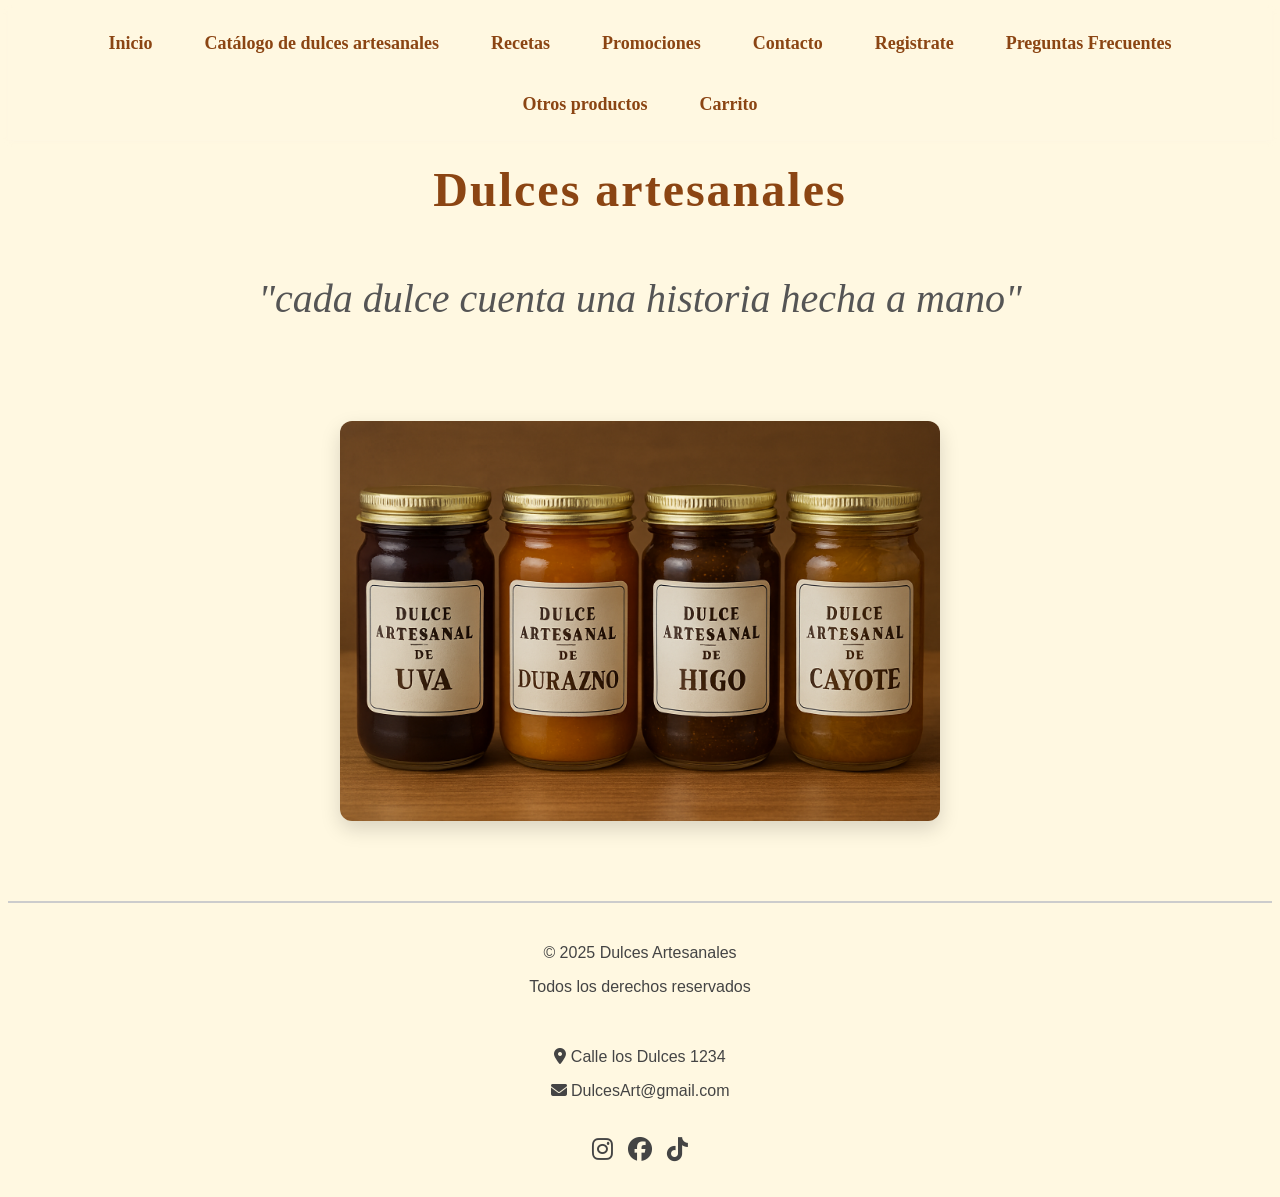
<file: index.html>
<!DOCTYPE html>
<html lang="es">
<head>
  <meta charset="UTF-8">
  <meta name="viewport" content="width=device-width, initial-scale=1.0">
  <title>Dulces artesanales</title>
  <link rel="stylesheet" href="index.css">
  <link href="https://fonts.googleapis.com/css2?family=Material+Symbols+Outlined" rel="stylesheet" />
  <link rel="stylesheet" href="https://cdnjs.cloudflare.com/ajax/libs/font-awesome/6.5.0/css/all.min.css">
</head>

<body>
  <nav>
    <ul>
      <li><a href="index.html">Inicio</a></li>
      <li><a href="catalogo.html">Catálogo de dulces artesanales</a></li>
      <li><a href="recetas.html">Recetas</a></li>
      <li><a href="promociones.html">Promociones</a></li>
      <li><a href="contacto.html">Contacto</a></li>
      <li><a href="registro.html">Registrate</a></li>
      <li><a href="preguntas-frecuentes.html">Preguntas Frecuentes</a></li>
      <li><a href="otros.html">Otros productos</a></li>
      <li><a href="carrito.html">Carrito</a></li>
       
    </ul>
  </nav>

  <header>
    <div class="contenedor1">
      <h1>Dulces artesanales</h1>
      <p class="frase">"cada dulce cuenta una historia hecha a mano"</p>
      <div class="imagen-boton">
        <img src="resource/img/dulce artesanal.png" alt="Dulce artesanal">
      </div>
    </div>
  </header>

  

  <footer>
  <div class="footer-container">
    <div class="footer-bloque">
      <p>&copy; 2025 Dulces Artesanales</p>
      <p>Todos los derechos reservados</p>
    </div>

    <div class="footer-bloque">
      <p><i class="fas fa-map-marker-alt"></i> Calle los Dulces 1234</p>
      <p><i class="fas fa-envelope"></i> <a href="mailto:DulcesArt@gmail.com">DulcesArt@gmail.com</a></p>
    </div>

    <div class="footer-bloque redes">
      <a href="https://www.instagram.com" target="_blank">
        <i class="fab fa-instagram"></i>
      </a>
      <a href="https://www.facebook.com" target="_blank">
        <i class="fab fa-facebook"></i>
      </a>
      <a href="https://www.tiktok.com" target="_blank">
        <i class="fab fa-tiktok"></i>
      </a>
    </div>
  </div>
</footer>

  <script src="script.js"></script>
</body>
</html>
</file>
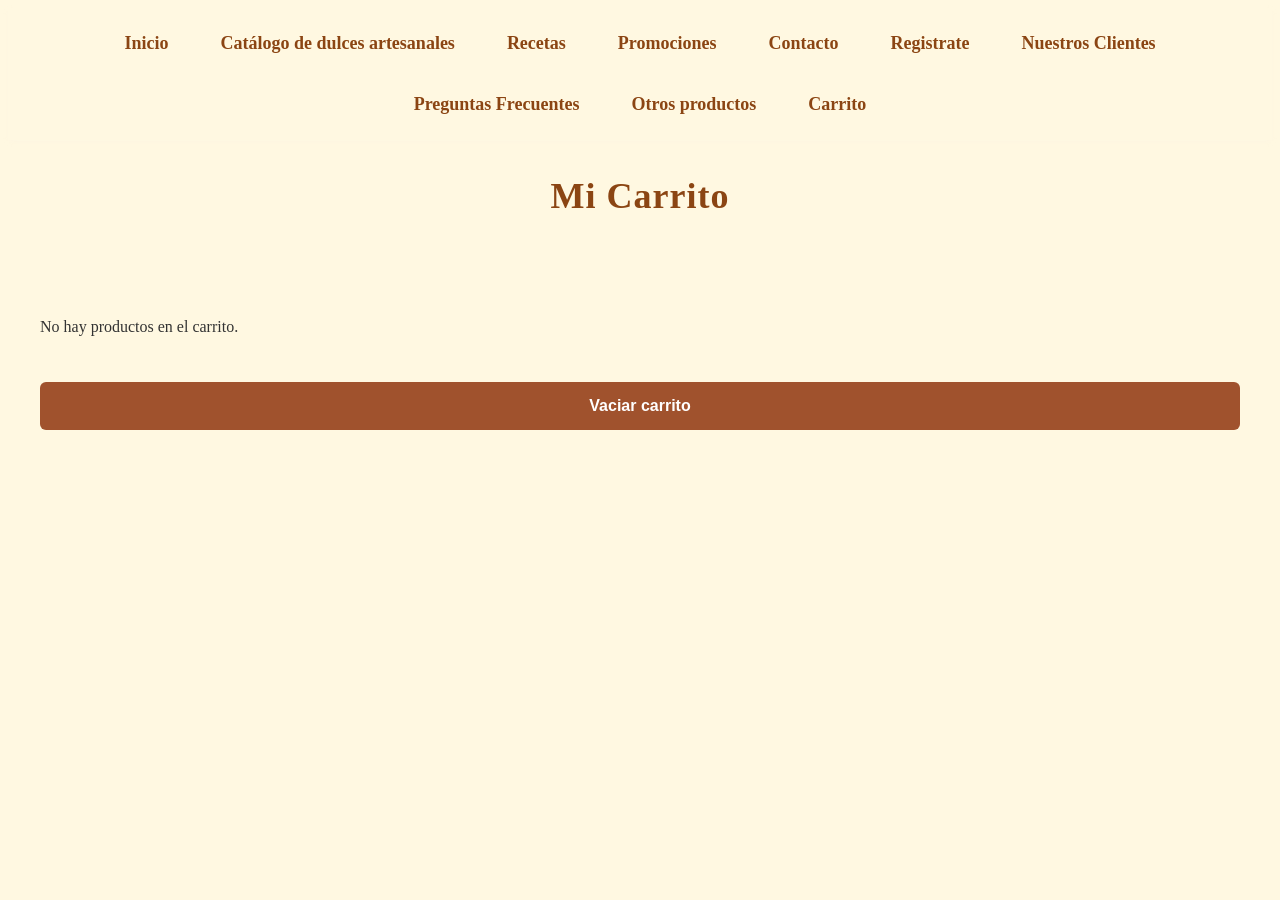
<file: carrito.html>
<!DOCTYPE html>
<html lang="es">
<head>
    <meta charset="UTF-8">
    <meta name="viewport" content="width=device-width, initial-scale=1.0">
    <title>Carrito</title>
    <link rel="stylesheet" href="carrito.css">
</head>
<body>
    <nav>
            <ul>
                <li><a href="index.html">Inicio</a></li>
                <li><a href="catalogo.html">Catálogo de dulces artesanales</a></li>
                <li><a href="recetas.html">Recetas</a></li>
                <li><a href="promociones.html">Promociones</a></li>
                <li><a href="contacto.html">Contacto</a></li>
                <li><a href="registro.html">Registrate</a></li>

                <li><a href="clientes.html">Nuestros Clientes</a></li>
                <li><a href="preguntas-frecuentes.html">Preguntas Frecuentes</a></li>
                 <li><a href="otros.html">Otros productos</a></li>

                <li><a href="carrito.html">Carrito </a></li>
               
                
            </ul>
    </nav>
    <section id="carrito">
    <h2>Mi Carrito</h2>
    <div class="items-carrito">

    </div>
    <button class="vaciarCarrito" onclick="vaciarCarrito()">Vaciar carrito</button>
    </section>

  <script>
    const carrito = JSON.parse(localStorage.getItem("carrito")) || [];
    const contenedor = document.querySelector(".items-carrito");

    if (carrito.length === 0) {
      contenedor.innerHTML = "<p>No hay productos en el carrito.</p>";
    } else {
      carrito.forEach(item => {
        const div = document.createElement("div");
        div.classList.add("item-carrito");

        div.innerHTML ="<img src='" + item.imagen + "' alt='" + item.nombre + "'>"
         +"<span>" + item.nombre + "</span>"+
        "<span class='precio'>" + item.precio + "</span>";

        contenedor.appendChild(div);
      });
    }

    function vaciarCarrito() {
      localStorage.removeItem("carrito");
      location.reload();
    }
  </script>
</body>
</html>
</file>
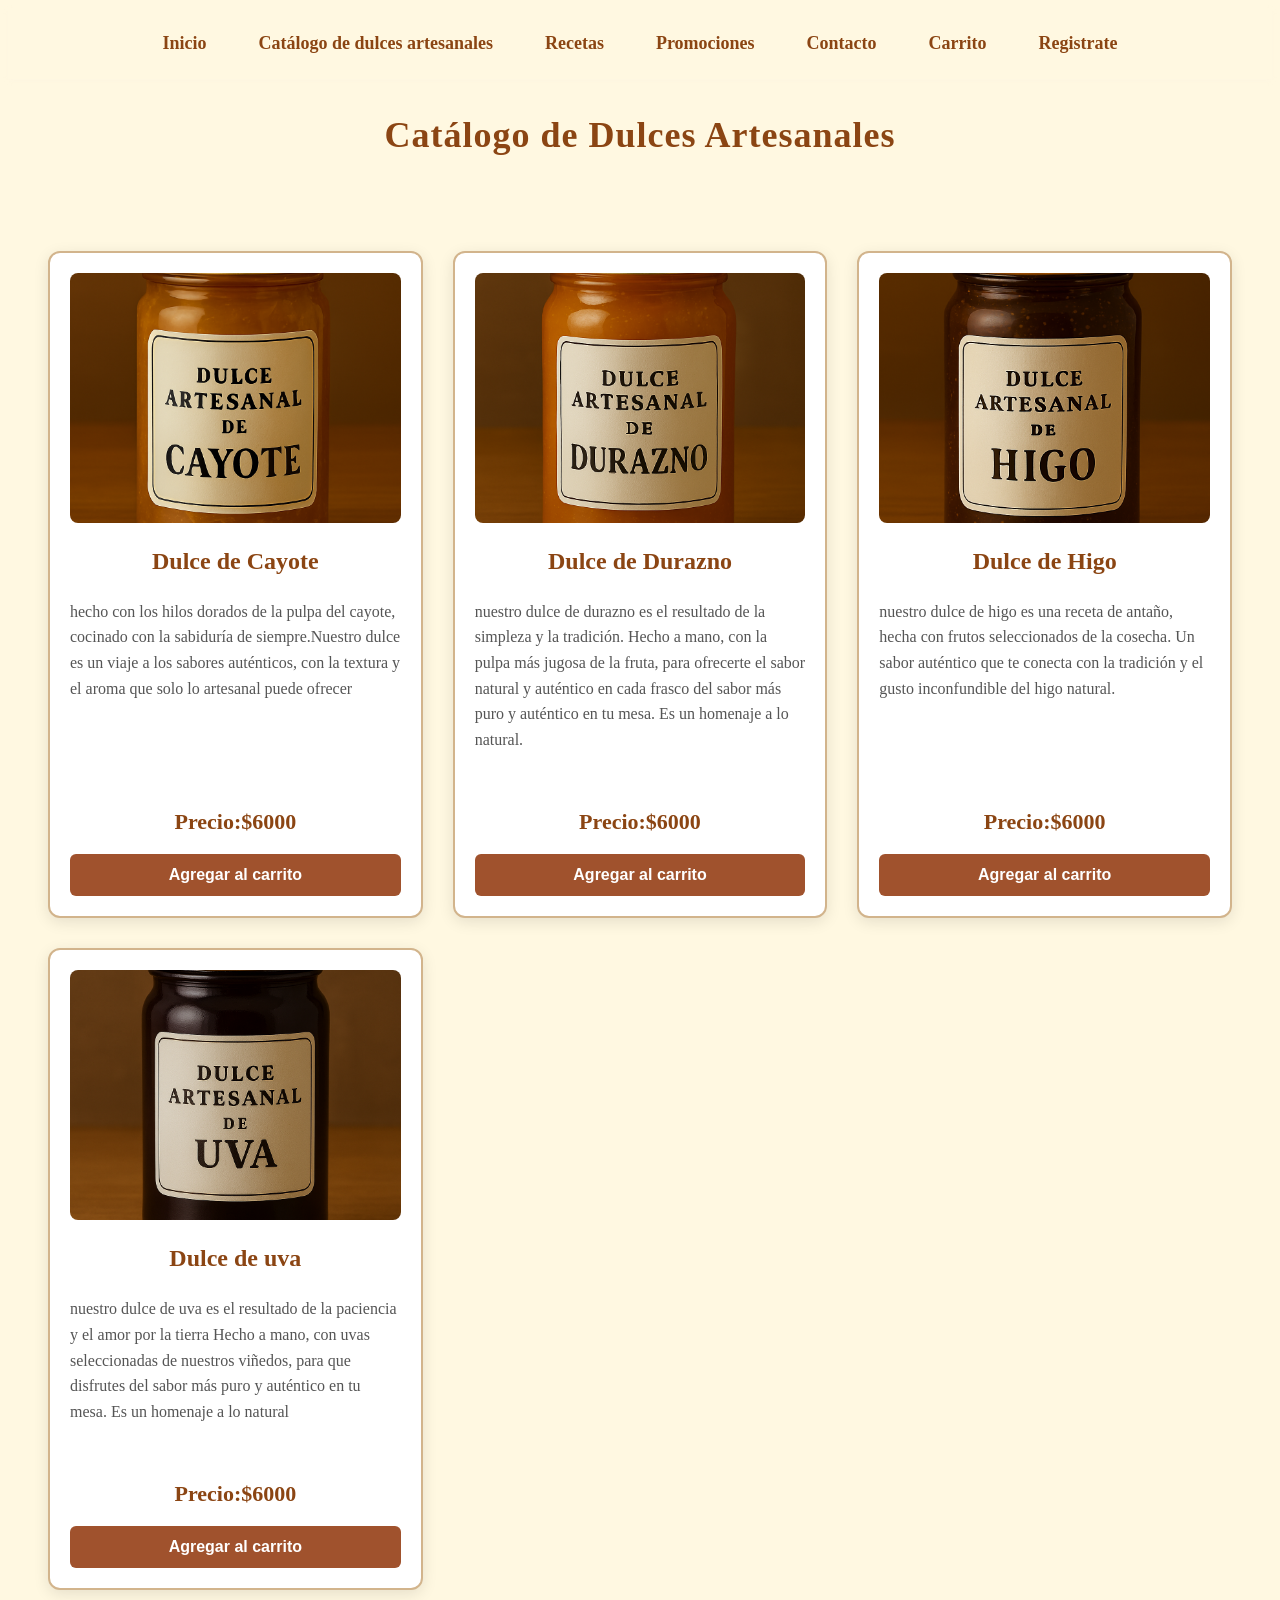
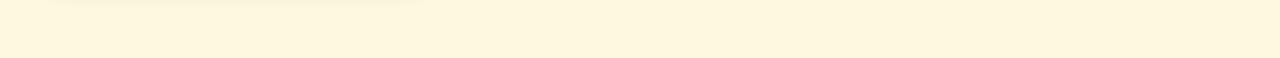
<file: catalogo.html>
<!DOCTYPE html>
<html lang="es">
<head>
    <meta charset="UTF-8">
    <meta name="viewport" content="width=device-width, initial-scale=1.0">
    <link rel="stylesheet" href="catalogo.css">
    <title>Catalogo de Dulces Artesanales</title>
</head>
<body>
     <nav>
            <ul>
                <li><a href="index.html">Inicio</a></li>
                <li><a href="catalogo.html">Catálogo de dulces artesanales</a></li>
                <li><a href="recetas.html">Recetas</a></li>
                <li><a href="promociones.html">Promociones</a></li>
                <li><a href="contacto.html">Contacto</a></li>
                <li><a href="carrito.html">Carrito </a></li>
                <li><a href="registro.html">Registrate</a></li>
                
            </ul>
      </nav>
    <section id="catalogo">
        <H2>Catálogo de Dulces Artesanales</H2>
        <div class="productos-frascos">
            <div class="producto">
            <img src="resource/img/frasco de dulce cayote.png" alt="frasco de dulce de cayote">
            <h3> Dulce de Cayote </h3>
            <p> hecho con los hilos dorados de la pulpa del cayote, cocinado con la sabiduría de siempre.Nuestro dulce es un viaje a los sabores auténticos, con la textura y el aroma que solo lo artesanal puede ofrecer</p>
            <p class="precio">Precio:$6000</p>
            <button>Agregar al carrito</button>
            </div>
            <div class="producto">
            <img src="resource/img/frasco de dulce durazno.png" alt="frasco de dulce de durazno">
            <h3>Dulce de Durazno</h3>
            <p>nuestro dulce de durazno es el resultado de la simpleza y la tradición. Hecho a mano, con la pulpa más jugosa de la fruta, para ofrecerte el sabor natural y auténtico en cada frasco del sabor más puro y auténtico en tu mesa. Es un homenaje a lo natural.</p>
            <p class="precio">Precio:$6000</p>
            <button>Agregar al carrito</button>
            </div>
            <div class="producto">
            <img src="resource/img/frasco de dulce higo.png" alt="frasco de dulce de higo">
            <h3>Dulce de Higo</h3>
            <P> nuestro dulce de higo es una receta de antaño, hecha con frutos seleccionados de la cosecha. Un sabor auténtico que te conecta con la tradición y el gusto inconfundible del higo natural.</P>
            <p 
            class="precio">Precio:$6000</p>
            <button>Agregar al carrito</button>
            </div>
            <div class="producto">
            <img src="resource/img/frasco de dulce uva.png" alt="frasco de dulce de uva">
            <h3>Dulce de uva</h3>
            <p> nuestro dulce de uva es el resultado de la paciencia y el amor por la tierra
            Hecho a mano, con uvas seleccionadas de nuestros viñedos, para que disfrutes 
            del sabor más puro y auténtico en tu mesa. Es un homenaje a lo natural</p>
            <p class="precio"> Precio:$6000 </p>
            <button>Agregar al carrito</button>
            </div>



        </div>
    </section>
    <script src="script.js"></script>
    
</body>
</html>
</file>
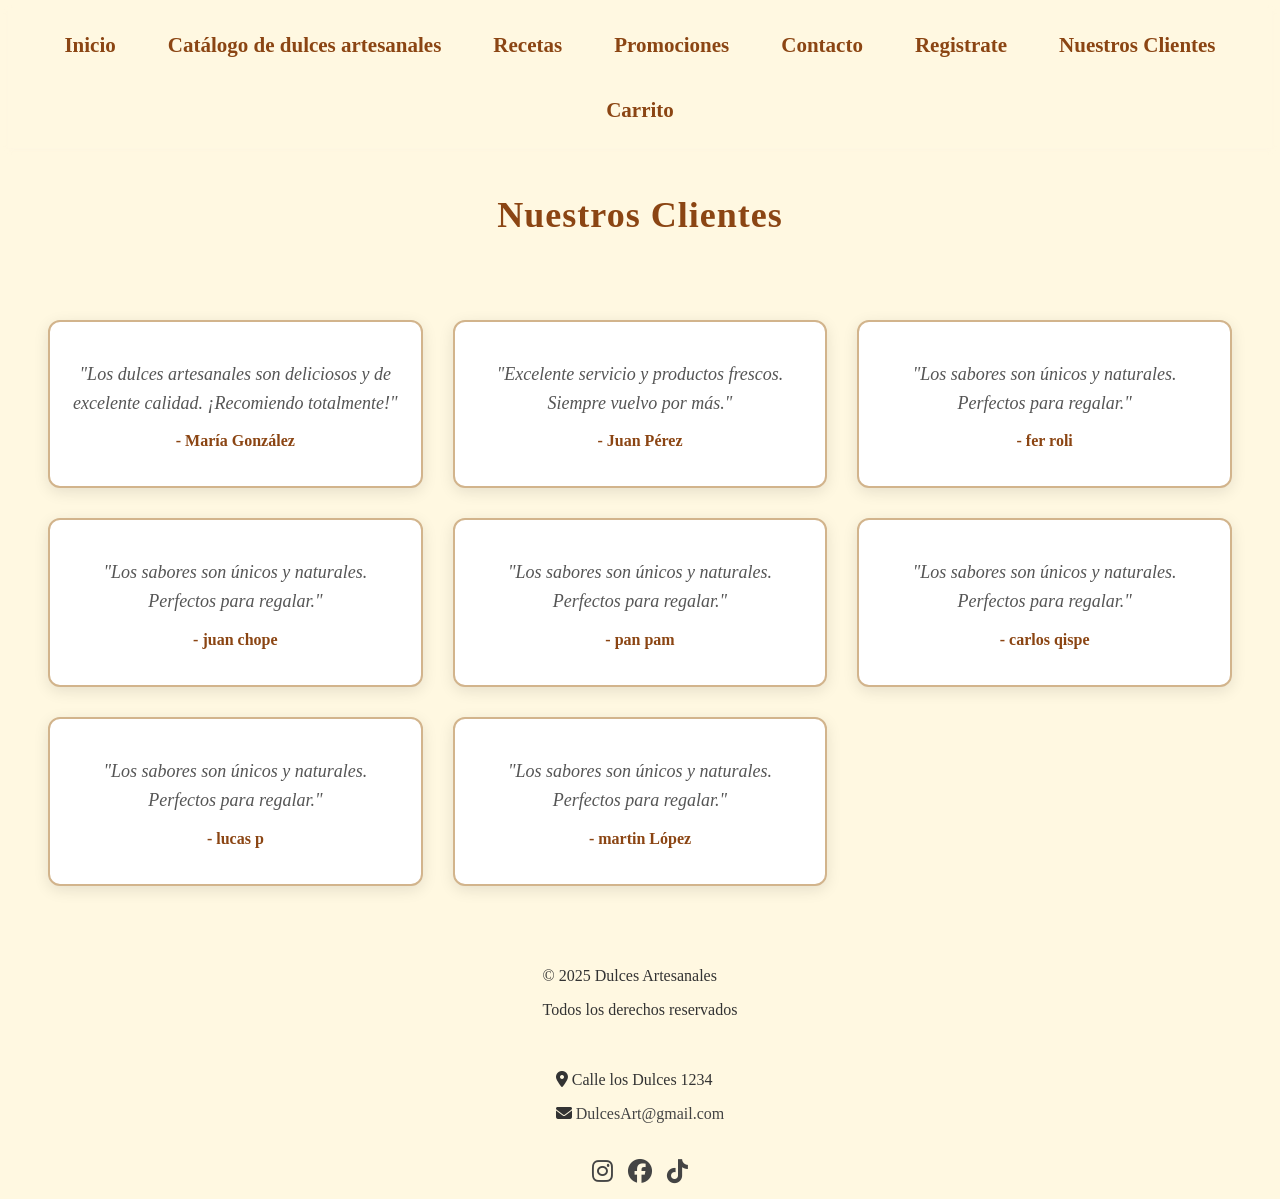
<file: clientes.html>
<!DOCTYPE html>
<html lang="es">
<head>
    <meta charset="UTF-8">
    <meta name="viewport" content="width=device-width, initial-scale=1.0">
    <link rel="stylesheet" href="recetas.css">
    <link href="https://fonts.googleapis.com/css2?family=Material+Symbols+Outlined" rel="stylesheet" />
    <link rel="stylesheet" href="https://cdnjs.cloudflare.com/ajax/libs/font-awesome/6.5.0/css/all.min.css">

    <title>Nuestros Clientes</title>
</head>
<body>
      <nav>
            <ul>
                <li><a href="index.html">Inicio</a></li>
                <li><a href="catalogo.html">Catálogo de dulces artesanales</a></li>
                <li><a href="recetas.html">Recetas</a></li>
                <li><a href="promociones.html">Promociones</a></li>
                <li><a href="contacto.html">Contacto</a></li>
                <li><a href="registro.html">Registrate</a></li>
                <li><a href="clientes.html">Nuestros Clientes</a></li>

                <li><a href="carrito.html">Carrito </a></li>
                

            </ul>
    </nav>
    <header>

    </header>
    <section id="clientes">
        <h2>Nuestros Clientes</h2>
        <div class="contenedor-clientes">
            <div class="cliente">
                <p>"Los dulces artesanales son deliciosos y de excelente calidad. ¡Recomiendo totalmente!"</p>
                <p>- María González</p>
            </div>
            <div class="cliente">
                <p>"Excelente servicio y productos frescos. Siempre vuelvo por más."</p>
                <p>- Juan Pérez</p>
            </div>
            <div class="cliente">
                <p>"Los sabores son únicos y naturales. Perfectos para regalar."</p>
                <p>- fer roli</p>
            </div>
             <div class="cliente">
                <p>"Los sabores son únicos y naturales. Perfectos para regalar."</p>
                <p>- juan chope</p>
            </div>
             <div class="cliente">
                <p>"Los sabores son únicos y naturales. Perfectos para regalar."</p>
                <p>- pan pam</p>
            </div>
             <div class="cliente">
                <p>"Los sabores son únicos y naturales. Perfectos para regalar."</p>
                <p>- carlos  qispe</p>
            </div>
             <div class="cliente">
                <p>"Los sabores son únicos y naturales. Perfectos para regalar."</p>
                <p>- lucas p</p>
            </div>
             <div class="cliente">
                <p>"Los sabores son únicos y naturales. Perfectos para regalar."</p>
                <p>- martin López</p>
            </div>
        </div>
    </section>

    <footer>
        <div class="footer-container">
            <div class="footer-bloque">
                <p>&copy; 2025 Dulces Artesanales</p>
                <p>Todos los derechos reservados</p>
            </div>

            <div class="footer-bloque">
                <p><i class="fas fa-map-marker-alt"></i> Calle los Dulces 1234</p>
                <p><i class="fas fa-envelope"></i> <a href="mailto:DulcesArt@gmail.com">DulcesArt@gmail.com</a></p>
            </div>

            <div class="footer-bloque redes">
                <a href="https://www.instagram.com" target="_blank">
                    <i class="fab fa-instagram"></i>
                </a>
                <a href="https://www.facebook.com" target="_blank">
                    <i class="fab fa-facebook"></i>
                </a>
                <a href="https://www.tiktok.com" target="_blank">
                    <i class="fab fa-tiktok"></i>
                </a>
            </div>
        </div>
    </footer>

    <script src="script.js"></script>
</body>

</html>
</file>
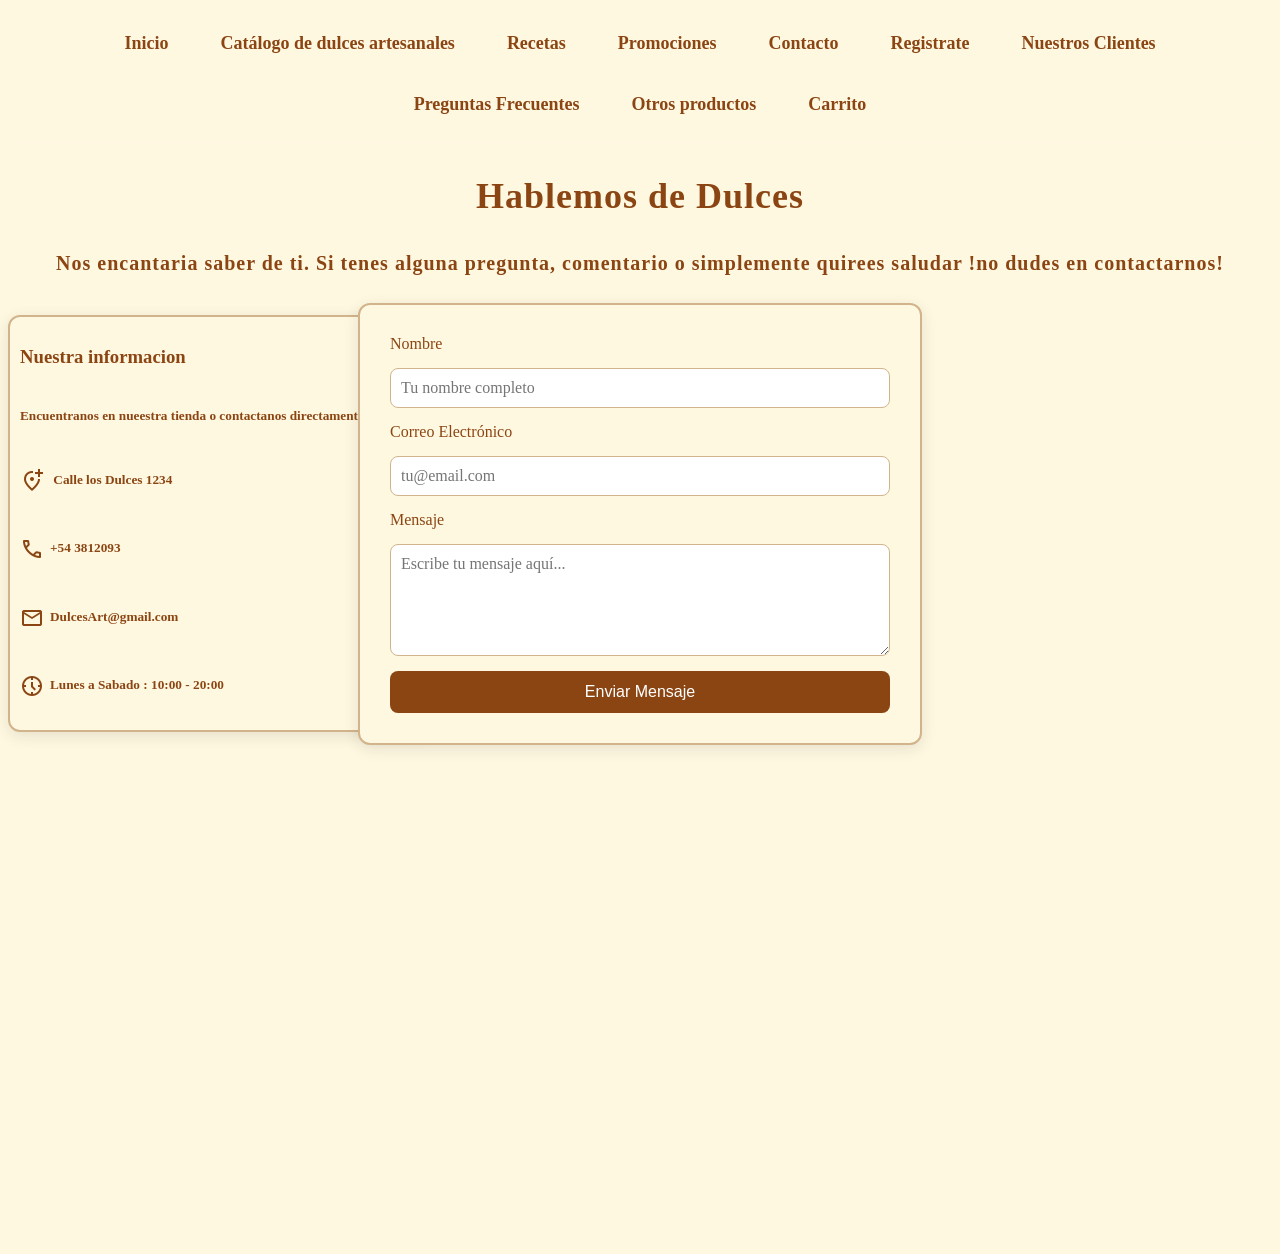
<file: contacto.html>
<!DOCTYPE html>
<html lang="en">
<head>
    <meta charset="UTF-8">
    <meta name="viewport" content="width=device-width, initial-scale=1.0">
    <link rel="stylesheet" href="contacto.css">
    <link href="https://fonts.googleapis.com/css2?family=Material+Symbols+Outlined" rel="stylesheet" />    
    <title>Contacto</title>
</head>
<body>
    <nav>
            <ul>
                <li><a href="index.html">Inicio</a></li>
                <li><a href="catalogo.html">Catálogo de dulces artesanales</a></li>
                <li><a href="recetas.html">Recetas</a></li>
                <li><a href="promociones.html">Promociones</a></li>
                <li><a href="contacto.html">Contacto</a></li>
                <li><a href="registro.html">Registrate</a></li>
                <li><a href="clientes.html">Nuestros Clientes</a></li>
                <li><a href="preguntas-frecuentes.html">Preguntas Frecuentes</a></li>
                 <li><a href="otros.html">Otros productos</a></li>
                <li><a href="carrito.html">Carrito </a></li>
                

            </ul>
    </nav>
    <section id="contacto">
        <h2>Hablemos de Dulces</h2>
        <h4>Nos encantaria saber de ti. Si tenes alguna pregunta, comentario o simplemente quirees saludar !no dudes en contactarnos!</h4>
        <div class="info">
            <h3>Nuestra informacion</h3>
            <h5>Encuentranos en nueestra tienda o contactanos directamente</h5>
            <h5><span class="material-symbols-outlined">add_location_alt</span> Calle los Dulces 1234</h5>
            <h5><span class="material-symbols-outlined">call</span>+54 3812093 </h5>
            <h5><span class="material-symbols-outlined">mail</span>DulcesArt@gmail.com</h5>
            <h5><span class="material-symbols-outlined">nest_clock_farsight_analog</span>Lunes a Sabado : 10:00 - 20:00</h5>

        </div>
       <div class="form">
            <form>
                <label for="nombre">Nombre</label>
                <input type="text" id="nombre" placeholder="Tu nombre completo">

                <label for="email">Correo Electrónico</label>
                <input type="email" id="email" placeholder="tu@email.com">

                <label for="mensaje">Mensaje</label>
                <textarea id="mensaje" placeholder="Escribe tu mensaje aquí..." rows="5"></textarea>

                <button type="submit">Enviar Mensaje</button>
            </form>
        </div>
       



    </section> 
       
</body>

</html>
</file>
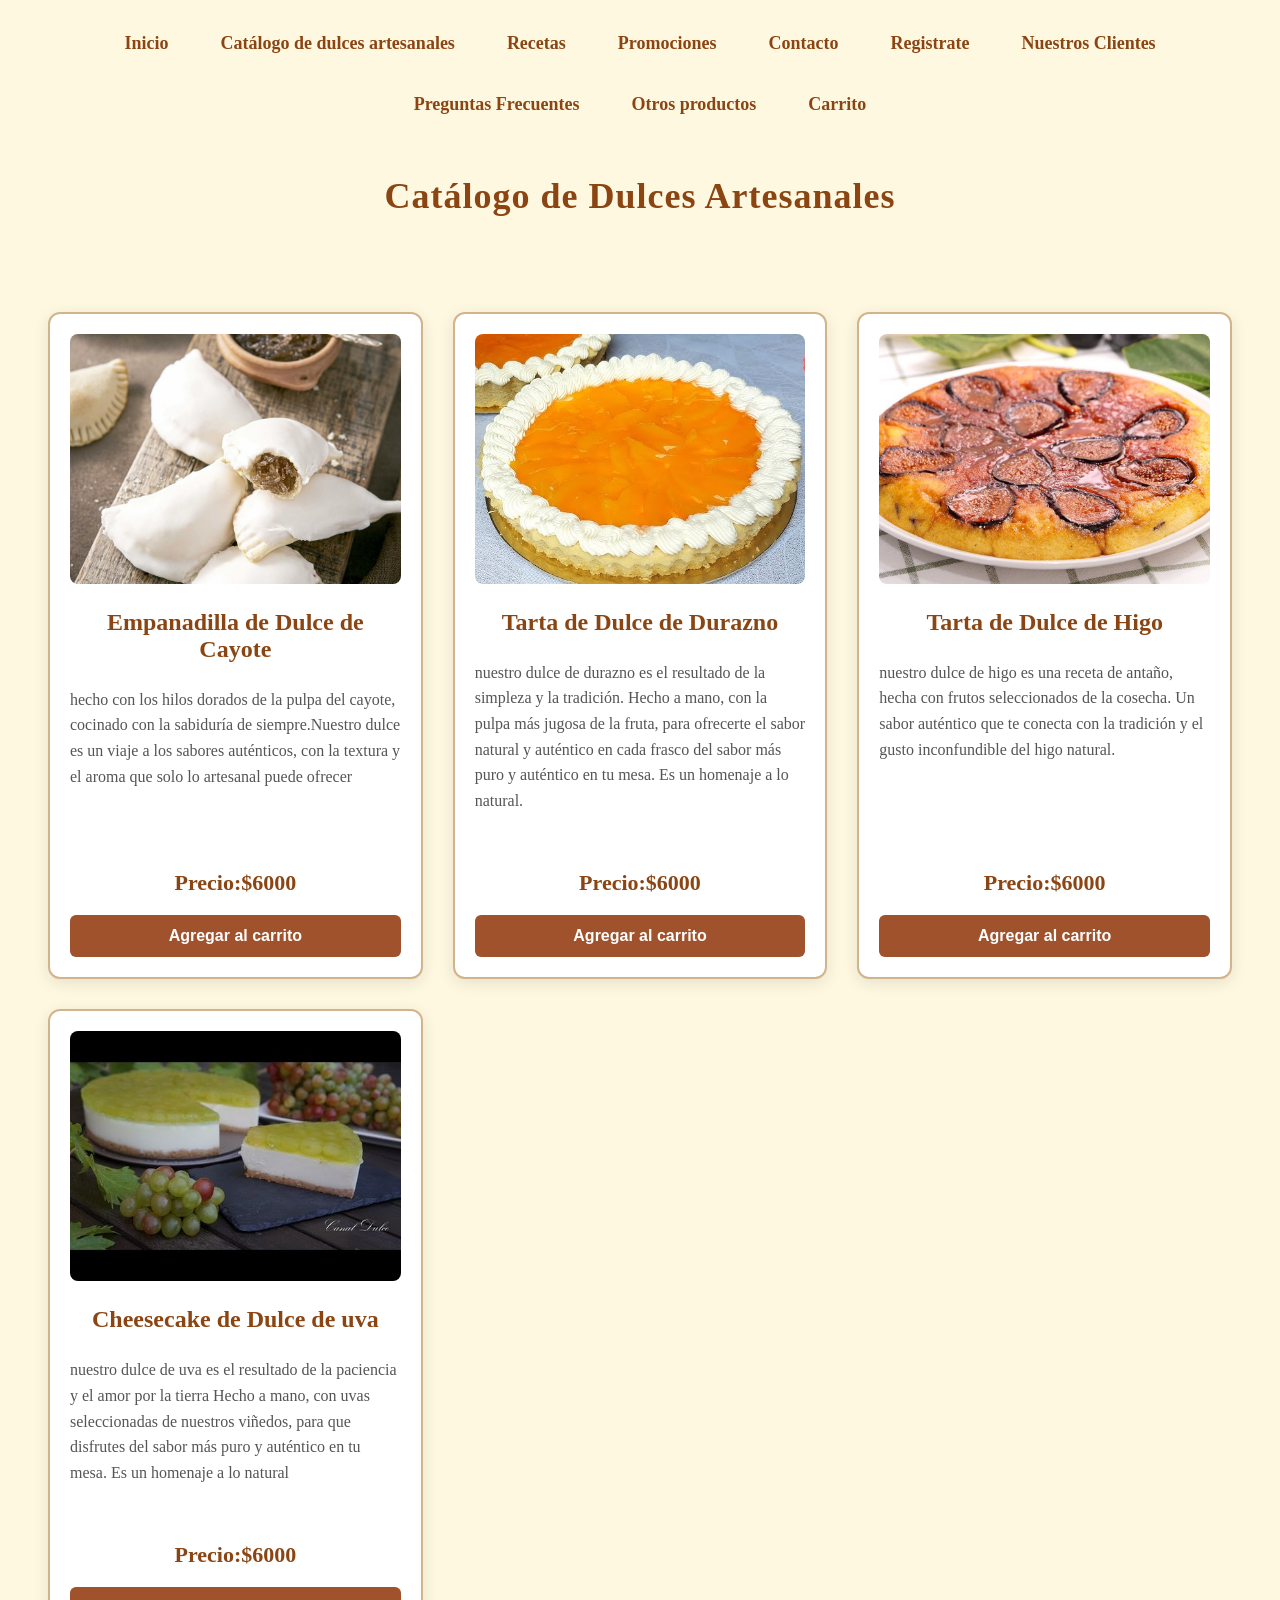
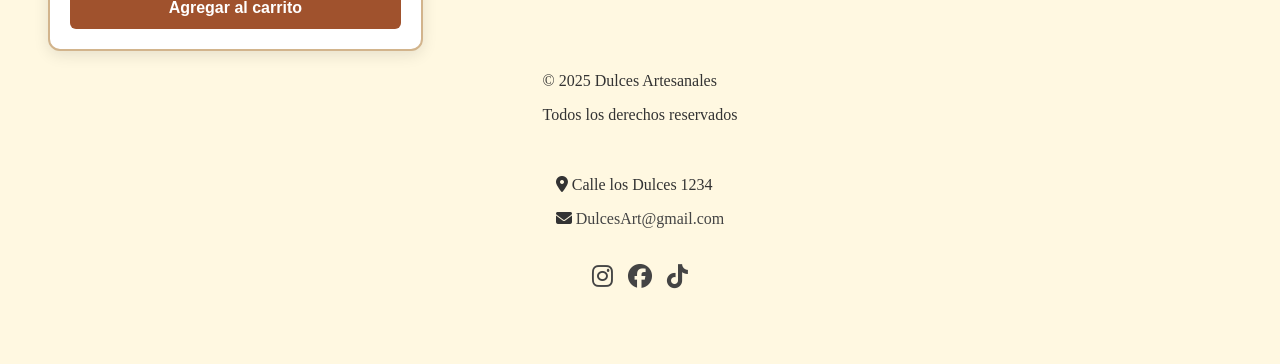
<file: otros.html>
<!DOCTYPE html>
<html lang="es">
<head>
    <meta charset="UTF-8">
    <meta name="viewport" content="width=device-width, initial-scale=1.0">
    <link rel="stylesheet" href="otros.css">
    <link href="https://fonts.googleapis.com/css2?family=Material+Symbols+Outlined" rel="stylesheet" />
    <link rel="stylesheet" href="https://cdnjs.cloudflare.com/ajax/libs/font-awesome/6.5.0/css/all.min.css">
    <title>Otros Productos</title>
</head>
<body>
      <nav>
            <ul>
                <li><a href="index.html">Inicio</a></li>
                <li><a href="catalogo.html">Catálogo de dulces artesanales</a></li>
                <li><a href="recetas.html">Recetas</a></li>
                <li><a href="promociones.html">Promociones</a></li>
                <li><a href="contacto.html">Contacto</a></li>
                <li><a href="registro.html">Registrate</a></li>
                <li><a href="clientes.html">Nuestros Clientes</a></li>
                <li><a href="preguntas-frecuentes.html">Preguntas Frecuentes</a></li>
                <li><a href="otros.html">Otros productos</a></li>
                <li><a href="carrito.html">Carrito </a></li>
                
            </ul>
    </nav>
    <header>

    </header>
  
<section id="otros">
        <H2>Catálogo de Dulces Artesanales</H2>
        <div class="productos-otros">
            <div class="producto">
            <img src="resource/img_otros/20231110-EmpanaditasCayote.jpg" alt="frasco de dulce de cayote">
            <h3> Empanadilla de Dulce de Cayote </h3>
            <p> hecho con los hilos dorados de la pulpa del cayote, cocinado con la sabiduría de siempre.Nuestro dulce es un viaje a los sabores auténticos, con la textura y el aroma que solo lo artesanal puede ofrecer</p>
            <p class="precio">Precio:$6000</p>
            <button>Agregar al carrito</button>
            </div>
            <div class="producto">
            <img src="resource/img_otros/durazno.jpg" alt="frasco de dulce de durazno">
            <h3>Tarta de Dulce de Durazno</h3>
            <p>nuestro dulce de durazno es el resultado de la simpleza y la tradición. Hecho a mano, con la pulpa más jugosa de la fruta, para ofrecerte el sabor natural y auténtico en cada frasco del sabor más puro y auténtico en tu mesa. Es un homenaje a lo natural.</p>
            <p class="precio">Precio:$6000</p>
            <button>Agregar al carrito</button>
            </div>
            <div class="producto">
            <img src="resource/img_otros/higo.jpg" alt="frasco de dulce de higo">
            <h3>Tarta de Dulce de Higo</h3>
            <P> nuestro dulce de higo es una receta de antaño, hecha con frutos seleccionados de la cosecha. Un sabor auténtico que te conecta con la tradición y el gusto inconfundible del higo natural.</P>
            <p 
            class="precio">Precio:$6000</p>
            <button>Agregar al carrito</button>
            </div>
            <div class="producto">
            <img src="resource/img_otros/uva.jpg" alt="frasco de dulce de uva">
            <h3>Cheesecake de Dulce de uva</h3>
            <p> nuestro dulce de uva es el resultado de la paciencia y el amor por la tierra
            Hecho a mano, con uvas seleccionadas de nuestros viñedos, para que disfrutes 
            del sabor más puro y auténtico en tu mesa. Es un homenaje a lo natural</p>
            <p class="precio"> Precio:$6000 </p>
            <button>Agregar al carrito</button>
            </div>



        </div>
    <footer>
        <div class="footer-container">
            <div class="footer-bloque">
                <p>&copy; 2025 Dulces Artesanales</p>
                <p>Todos los derechos reservados</p>
            </div>

            <div class="footer-bloque">
                <p><i class="fas fa-map-marker-alt"></i> Calle los Dulces 1234</p>
                <p><i class="fas fa-envelope"></i> <a href="mailto:DulcesArt@gmail.com">DulcesArt@gmail.com</a></p>
            </div>

            <div class="footer-bloque redes">
                <a href="https://www.instagram.com" target="_blank">
                    <i class="fab fa-instagram"></i>
                </a>
                <a href="https://www.facebook.com" target="_blank">
                    <i class="fab fa-facebook"></i>
                </a>
                <a href="https://www.tiktok.com" target="_blank">
                    <i class="fab fa-tiktok"></i>
                </a>
            </div>
        </div>
    </footer>

    <script src="script.js"></script>
</body>

</html>
</file>
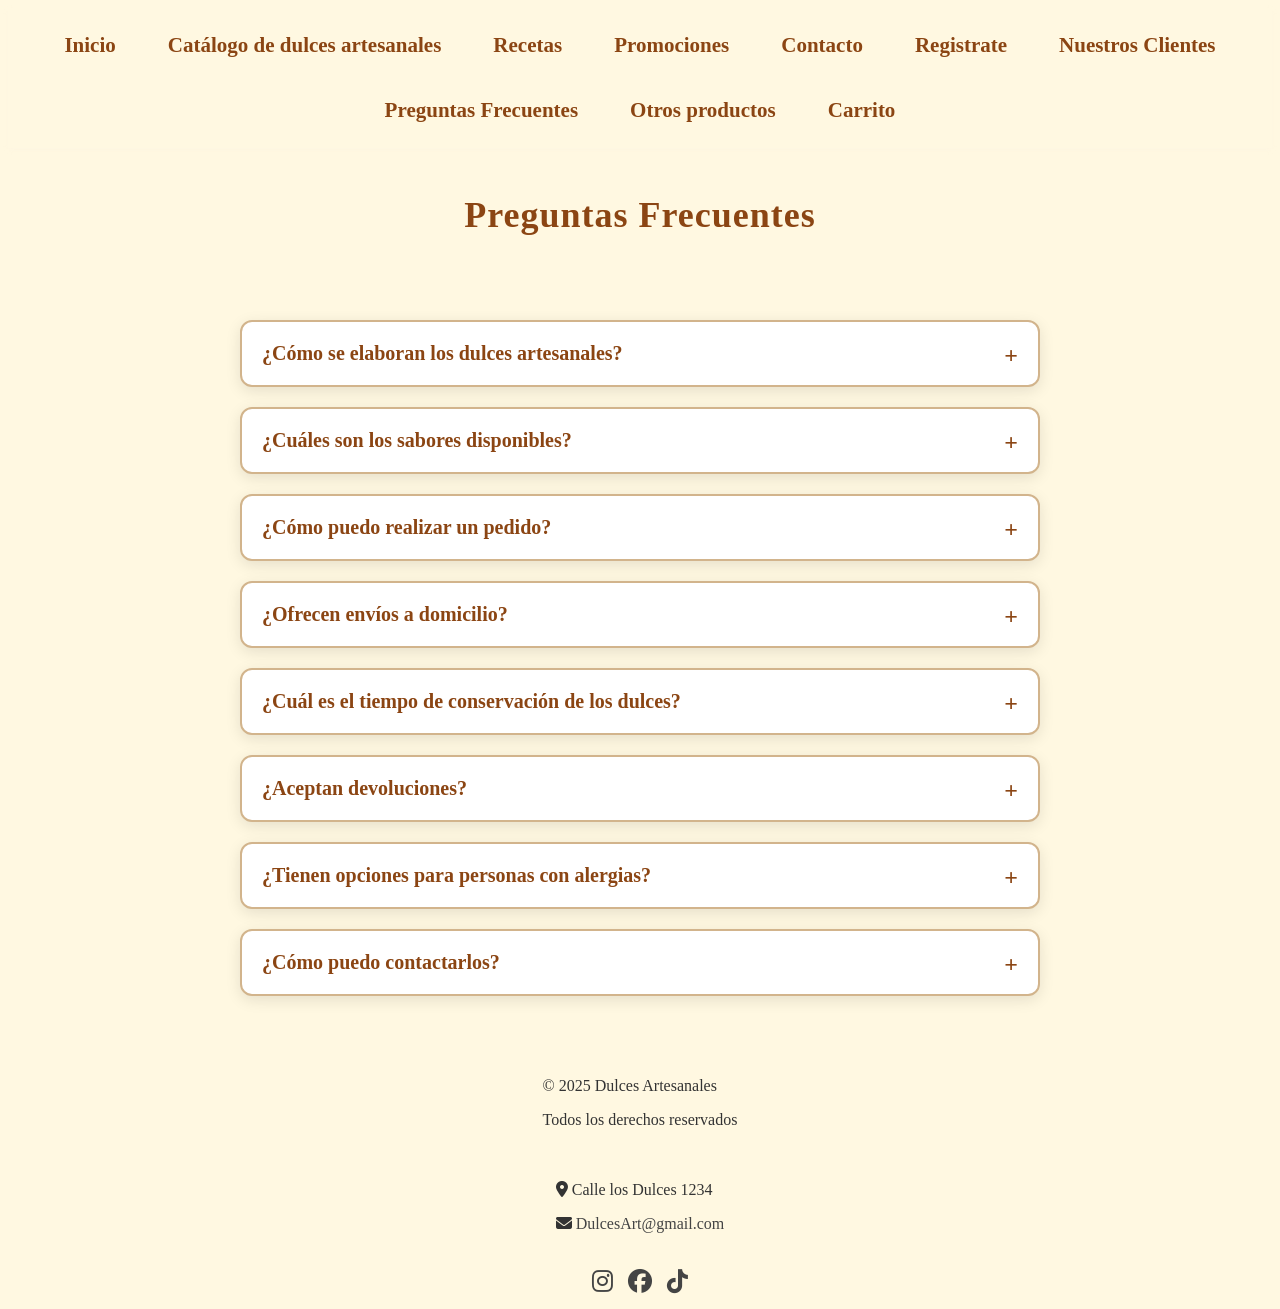
<file: preguntas-frecuentes.html>
<!DOCTYPE html>
<html lang="es">
<head>
    <meta charset="UTF-8">
    <meta name="viewport" content="width=device-width, initial-scale=1.0">
    <link rel="stylesheet" href="preguntas-frecuentes.css">
    <link href="https://fonts.googleapis.com/css2?family=Material+Symbols+Outlined" rel="stylesheet" />
    <link rel="stylesheet" href="https://cdnjs.cloudflare.com/ajax/libs/font-awesome/6.5.0/css/all.min.css">

    <title>Preguntas Frecuentes</title>
</head>
<body>
      <nav>
            <ul>
                <li><a href="index.html">Inicio</a></li>
                <li><a href="catalogo.html">Catálogo de dulces artesanales</a></li>
                <li><a href="recetas.html">Recetas</a></li>
                <li><a href="promociones.html">Promociones</a></li>
                <li><a href="contacto.html">Contacto</a></li>
                 <li><a href="registro.html">Registrate</a></li>
                <li><a href="clientes.html">Nuestros Clientes</a></li>
                <li><a href="preguntas-frecuentes.html">Preguntas Frecuentes</a></li>
                <li><a href="otros.html">Otros productos</a></li>

                <li><a href="carrito.html">Carrito </a></li>
                

            </ul>
    </nav>
    <header>

    </header>
    <section id="faq">
        <h2>Preguntas Frecuentes</h2>
        <div class="contenedor-faq">
            <details class="faq-item">
                <summary>¿Cómo se elaboran los dulces artesanales?</summary>
                <p>Nuestros dulces se elaboran de manera artesanal utilizando ingredientes naturales y frescos, siguiendo recetas tradicionales transmitidas de generación en generación.</p>
            </details>
            <details class="faq-item">
                <summary>¿Cuáles son los sabores disponibles?</summary>
                <p>Ofrecemos una variedad de sabores como cayote, durazno, higo y uva, todos elaborados con frutas de la región.</p>
            </details>
            <details class="faq-item">
                <summary>¿Cómo puedo realizar un pedido?</summary>
                <p>Puedes realizar tu pedido a través de nuestro sitio web seleccionando los productos deseados y agregándolos al carrito, o contactándonos directamente por email o teléfono.</p>
            </details>
            <details class="faq-item">
                <summary>¿Ofrecen envíos a domicilio?</summary>
                <p>Sí, realizamos envíos a domicilio en la zona local. Los costos y tiempos de entrega varían según la ubicación.</p>
            </details>
            <details class="faq-item">
                <summary>¿Cuál es el tiempo de conservación de los dulces?</summary>
                <p>Nuestros dulces tienen una duración aproximada de 6 meses si se almacenan en un lugar fresco y seco, lejos de la luz directa del sol.</p>
            </details>
            <details class="faq-item">
                <summary>¿Aceptan devoluciones?</summary>
                <p>Aceptamos devoluciones dentro de los 7 días posteriores a la recepción del pedido, siempre y cuando el producto esté en su empaque original y en buen estado.</p>
            </details>
            <details class="faq-item">
                <summary>¿Tienen opciones para personas con alergias?</summary>
                <p>Informamos sobre los ingredientes en cada producto. Si tienes alergias específicas, te recomendamos consultar la lista de ingredientes o contactarnos para asesoramiento.</p>
            </details>
            <details class="faq-item">
                <summary>¿Cómo puedo contactarlos?</summary>
                <p>Puedes contactarnos a través de nuestro email DulcesArt@gmail.com, por teléfono o visitando nuestras redes sociales en Instagram, Facebook y TikTok.</p>
            </details>
        </div>
    </section>

    <footer>
        <div class="footer-container">
            <div class="footer-bloque">
                <p>&copy; 2025 Dulces Artesanales</p>
                <p>Todos los derechos reservados</p>
            </div>

            <div class="footer-bloque">
                <p><i class="fas fa-map-marker-alt"></i> Calle los Dulces 1234</p>
                <p><i class="fas fa-envelope"></i> <a href="mailto:DulcesArt@gmail.com">DulcesArt@gmail.com</a></p>
            </div>

            <div class="footer-bloque redes">
                <a href="https://www.instagram.com" target="_blank">
                    <i class="fab fa-instagram"></i>
                </a>
                <a href="https://www.facebook.com" target="_blank">
                    <i class="fab fa-facebook"></i>
                </a>
                <a href="https://www.tiktok.com" target="_blank">
                    <i class="fab fa-tiktok"></i>
                </a>
            </div>
        </div>
    </footer>

    <script src="script.js"></script>
</body>

</html>
</file>
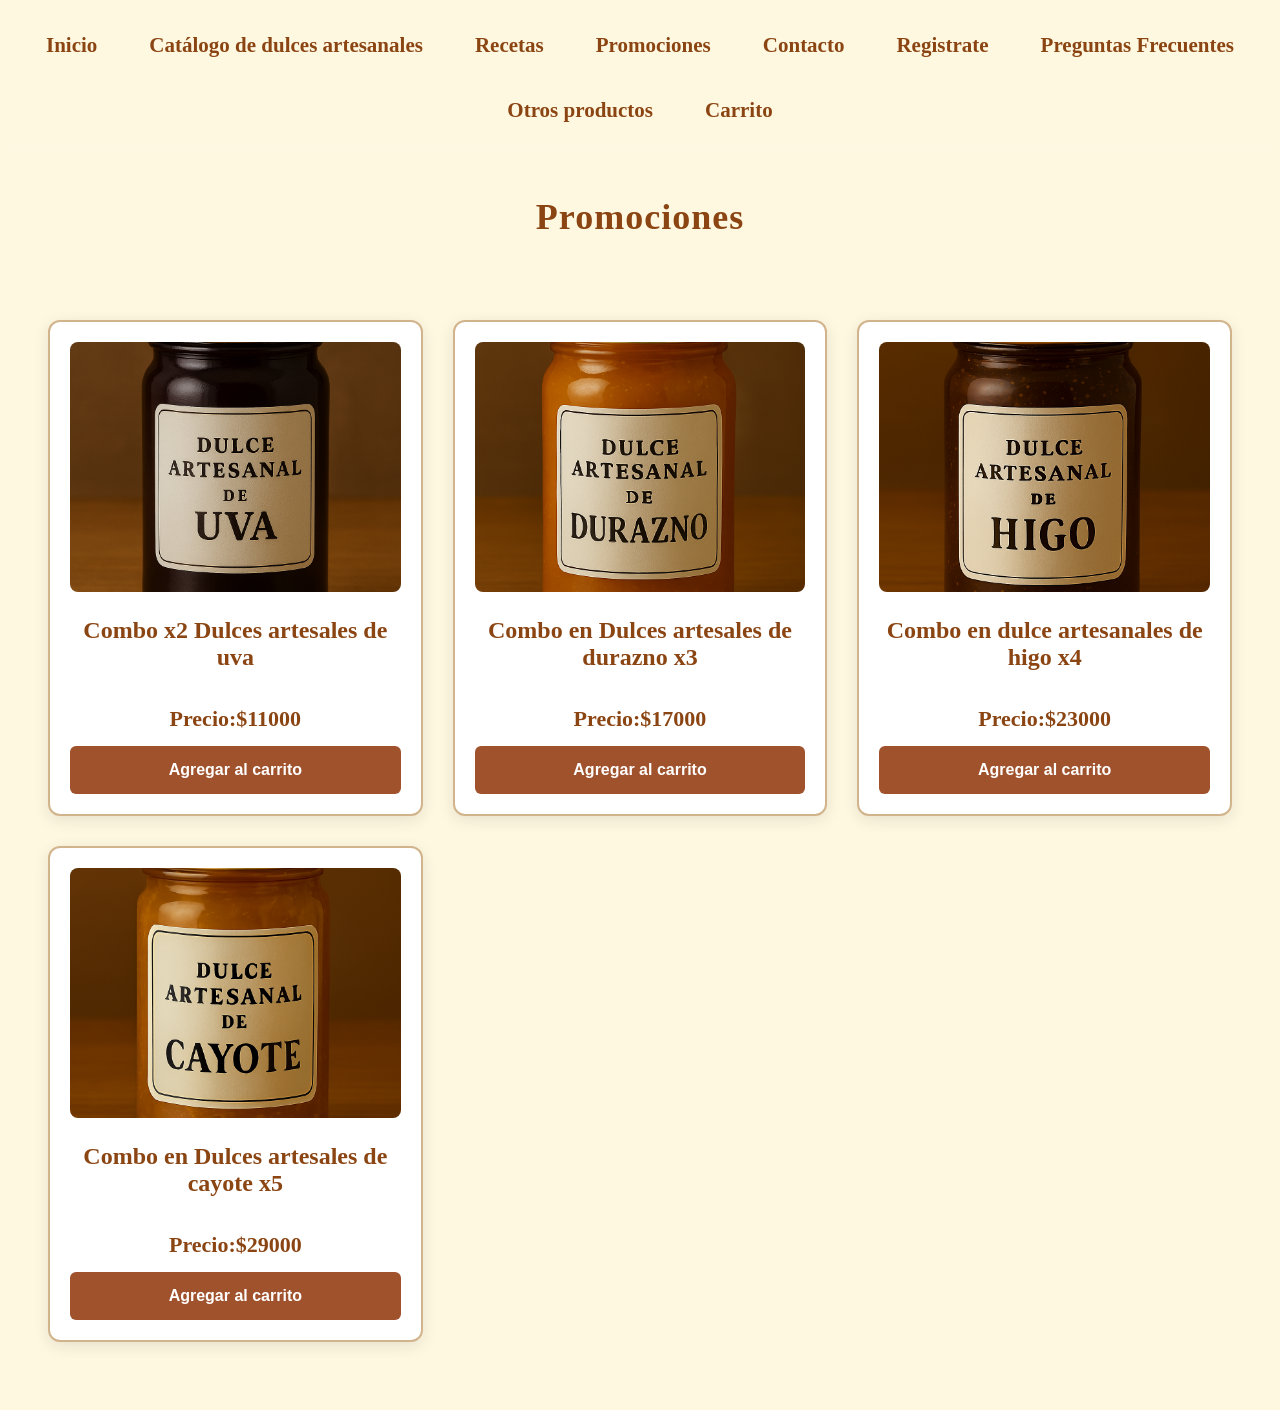
<file: promociones.html>
<!DOCTYPE html>
<html lang="es">
<head>
    <meta charset="UTF-8">
    <meta name="viewport" content="width=device-width, initial-scale=1.0">
    <link rel="stylesheet" href="promociones.css">

    <title>Promociones</title>
</head>
<body>
    <nav>
            <ul>
                <li><a href="index.html">Inicio</a></li>
                <li><a href="catalogo.html">Catálogo de dulces artesanales</a></li>
                <li><a href="recetas.html">Recetas</a></li>
                <li><a href="promociones.html">Promociones</a></li>
                <li><a href="contacto.html">Contacto</a></li>
                <li><a href="registro.html">Registrate</a></li>
                <li><a href="preguntas-frecuentes.html">Preguntas Frecuentes</a></li>
                 <li><a href="otros.html">Otros productos</a></li>
                <li><a href="carrito.html">Carrito </a></li>
                
            </ul>
    </nav>
    </section>
    <section id="promociones">
            <h2>Promociones</h2>
            <div class="promo-de-dulces-artesanales-frascos ">
            <div class="promo-de-dulces-artesanales ">
            <img src="resource/img/frasco de dulce uva.png" alt="frasco de dulce de uva ">
            <h3>Combo x2 Dulces artesales de uva  </h3>
            <p class="precio">Precio:$11000</p>
            <button>Agregar al carrito </button>
            </div>
            <div class="promo-de-dulces-artesanales ">
            <img src="resource/img/frasco de dulce durazno.png" alt=" frasco de dulce de durazno">
            <h3>Combo en Dulces artesales de durazno x3 </h3>
            <p class="precio">Precio:$17000</p>
            <button>Agregar al carrito </button>
            </div>
            <div class="promo-de-dulces-artesanales">
            <img src="resource/img/frasco de dulce higo.png" alt="frasco de  dulce de higo">
            <h3>Combo en dulce artesanales de higo x4 </h3>
            <p class="precio">Precio:$23000</p>
            <button>Agregar al carrito </button>
            </div>
            <div class="promo-de-dulces-artesanales ">
            <img src="resource/img/frasco de dulce cayote.png" alt=" frasco de  dulce de cayote">
            <h3>Combo en Dulces artesales de cayote x5 </h3>
            <p class="precio">Precio:$29000</p>
            <button>Agregar al carrito </button>
            </div>
        </div>

    </section>
   <script src="script.js"></script>
</body>
</html>
</file>
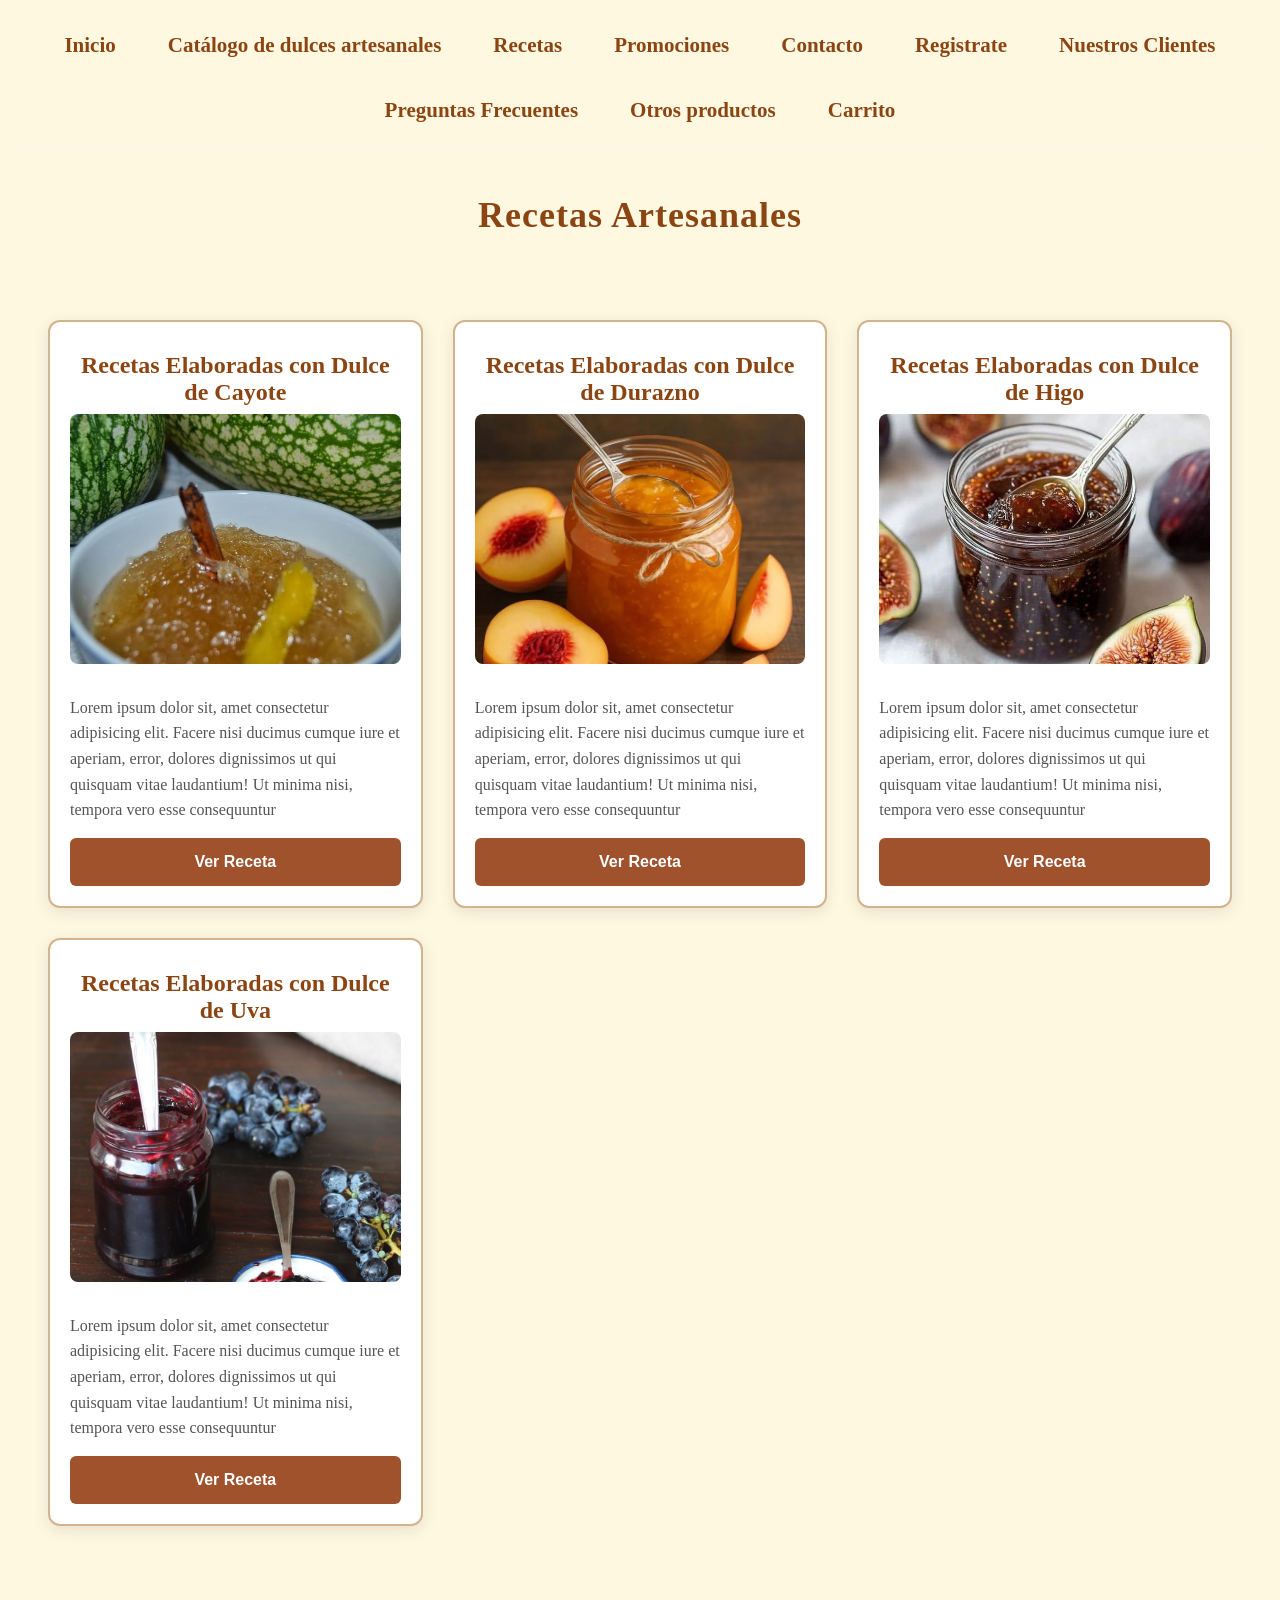
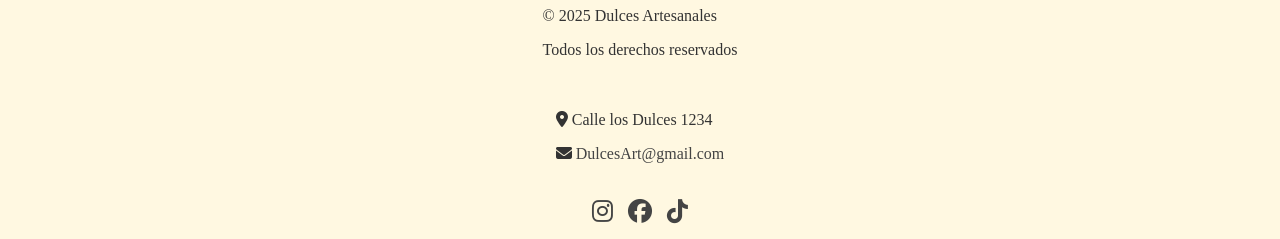
<file: recetas.html>
<!DOCTYPE html>
<html lang="es">
<head>
    <meta charset="UTF-8">
    <meta name="viewport" content="width=device-width, initial-scale=1.0">
    <link rel="stylesheet" href="recetas.css">
    <link href="https://fonts.googleapis.com/css2?family=Material+Symbols+Outlined" rel="stylesheet" />
    <link rel="stylesheet" href="https://cdnjs.cloudflare.com/ajax/libs/font-awesome/6.5.0/css/all.min.css">

    <title>Recetas</title>
</head>
<body>
      <nav>
            <ul>
                <li><a href="index.html">Inicio</a></li>
                <li><a href="catalogo.html">Catálogo de dulces artesanales</a></li>
                <li><a href="recetas.html">Recetas</a></li>
                <li><a href="promociones.html">Promociones</a></li>
                <li><a href="contacto.html">Contacto</a></li>
                <li><a href="registro.html">Registrate</a></li>
                <li><a href="clientes.html">Nuestros Clientes</a></li>
                <li><a href="preguntas-frecuentes.html">Preguntas Frecuentes</a></li>
                <li><a href="otros.html">Otros productos</a></li>
                <li><a href="carrito.html">Carrito </a></li>
              
               
            </ul>
    </nav>
    <header>
       
    </header>
    <section id="recetas">
        <H2>Recetas Artesanales </H2>
        <div class="contenedor-recetas">
            <div class="receta">
            <h3>Recetas Elaboradas con Dulce de Cayote</h3>
            <img src="resource/img_recetas/dulce de cayote receta.jpg" alt="frasco de dulce de cayote">
            <p > Lorem ipsum dolor sit, amet consectetur adipisicing elit.
                Facere nisi ducimus cumque iure et aperiam, error, dolores dignissimos ut qui quisquam vitae laudantium! Ut minima nisi,
                tempora vero esse consequuntur</p>
            <button>Ver Receta</button>
            </div>
            <div class="receta">
            <h3>Recetas Elaboradas con Dulce de Durazno</h3>
            <img src="resource/img_recetas/dulce de durazno receta.jpg" alt="frasco de dulce de durazno">
            <p > Lorem ipsum dolor sit, amet consectetur adipisicing elit.
                Facere nisi ducimus cumque iure et aperiam, error, dolores dignissimos ut qui quisquam vitae laudantium! Ut minima nisi,
                tempora vero esse consequuntur</p>
            <button>Ver Receta</button>
            </div>
            <div class="receta">
            <h3>Recetas Elaboradas con Dulce de Higo</h3>
            <img src="resource/img_recetas/dulce de higo receta.jpg" alt="frasco de dulce de  higo">
            <p > Lorem ipsum dolor sit, amet consectetur adipisicing elit.
                Facere nisi ducimus cumque iure et aperiam, error, dolores dignissimos ut qui quisquam vitae laudantium! Ut minima nisi,
                tempora vero esse consequuntur</p>
            <button>Ver Receta</button>
            </div>
            <div class="receta">
            <h3>Recetas Elaboradas con Dulce de Uva</h3>
            <img src="resource/img_recetas/dulce de uva receta.jpg" alt="frasco de dulce de higo">
            <p > Lorem ipsum dolor sit, amet consectetur adipisicing elit.
                Facere nisi ducimus cumque iure et aperiam, error, dolores dignissimos ut qui quisquam vitae laudantium! Ut minima nisi,
                tempora vero esse consequuntur</p>
            <button>Ver Receta</button>
            </div>

        </div>
    </section>
    
    <footer>
        <div class="footer-container">
            <div class="footer-bloque">
                <p>&copy; 2025 Dulces Artesanales</p>
                <p>Todos los derechos reservados</p>
            </div>

            <div class="footer-bloque">
                <p><i class="fas fa-map-marker-alt"></i> Calle los Dulces 1234</p>
                <p><i class="fas fa-envelope"></i> <a href="mailto:DulcesArt@gmail.com">DulcesArt@gmail.com</a></p>
            </div>

            <div class="footer-bloque redes">
                <a href="https://www.instagram.com" target="_blank">
                    <i class="fab fa-instagram"></i>
                </a>
                <a href="https://www.facebook.com" target="_blank">
                    <i class="fab fa-facebook"></i>
                </a>
                <a href="https://www.tiktok.com" target="_blank">
                    <i class="fab fa-tiktok"></i>
                </a>
            </div>
        </div>
    </footer>

    <script src="script.js"></script>
</body>

</html>
</file>
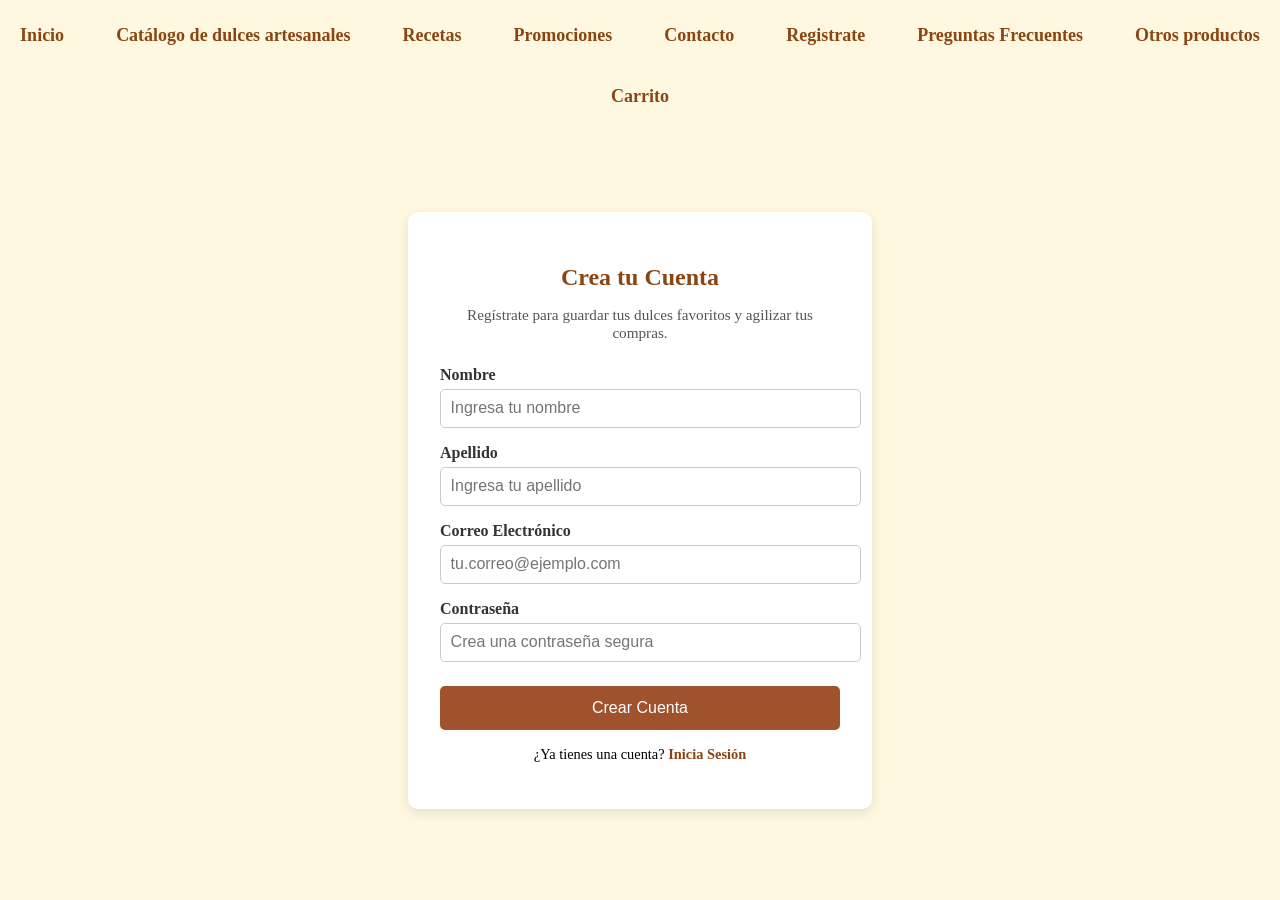
<file: registro.html>
<!DOCTYPE html>
<html lang="es">
<head>
  <meta charset="UTF-8">
  <title>Registro</title>
  <link rel="stylesheet" href="registro.css">
</head>
<body>
    <nav>
    <ul>
      <li><a href="index.html">Inicio</a></li>
      <li><a href="catalogo.html">Catálogo de dulces artesanales</a></li>
      <li><a href="recetas.html">Recetas</a></li>
      <li><a href="promociones.html">Promociones</a></li>
      <li><a href="contacto.html">Contacto</a></li>
      <li><a href="registro.html">Registrate</a></li>
      <li><a href="preguntas-frecuentes.html">Preguntas Frecuentes</a></li>
      <li><a href="otros.html">Otros productos</a></li>
      <li><a href="carrito.html">Carrito</a></li>
      
      
    </ul>
  </nav>

  <div class="formulario-container">
    <form>
      <h2>Crea tu Cuenta</h2>
      <p class="subtexto">Regístrate para guardar tus dulces favoritos y agilizar tus compras.</p>

      <label for="nombre">Nombre</label>
      <input type="text" id="nombre" name="nombre" placeholder="Ingresa tu nombre" required>

      <label for="apellido">Apellido</label>
      <input type="text" id="apellido" name="apellido" placeholder="Ingresa tu apellido" required>

      <label for="email">Correo Electrónico</label>
      <input type="email" id="email" name="email" placeholder="tu.correo@ejemplo.com" required>

      <label for="password">Contraseña</label>
      <input type="password" id="password" name="password" placeholder="Crea una contraseña segura" required>

      <button type="submit">Crear Cuenta</button>

      <p class="login-link">¿Ya tienes una cuenta? <a href="index.html">Inicia Sesión</a></p>
    </form>
  </div>
</body>
</html>
</file>
<file: index.css>
body {
  font-family: 'Georgia', serif;
  background-color: #fff8e1;
  color: #333;
  font-size: 16px;
  display: flex;
  flex-direction: column;
  min-height: 100vh;
}

nav {
  background-color: #fff8e1;
  padding: 15px 0;
  box-shadow: 0 2px 5px rgba(245, 232, 232, 0.1);
  position: sticky;
  top: 0;
}

nav ul {
  display: flex;
  justify-content: center;
  gap: 20px;
  list-style: none;
  padding: 0;
  margin: 0;
  flex-wrap: wrap;
  font-size: 18px;
}

nav li a {
  text-decoration: none;
  color: #8b4513;
  font-weight: bold;
  padding: 10px 16px;
  border-radius: 6px;
  transition: background-color 0.3s ease, color 0.3s ease, transform 0.3s ease;
  display: inline-block;
}

nav li a:hover {
  background-color: #d2b48c;
  color: white;
  transform: translateY(-2px);
}

.contenedor1 {
  text-align: center;
  padding: 60px 20px 40px;
  background-color: #fff8e1;
  max-width: 1200px;
  margin: 0 auto;
}

.contenedor1 h1 {
  font-size: 48px;
  color: #8b4513;
  margin-bottom: 15px;
  letter-spacing: 2px;
  position: relative;
  top: -70px;
}

.contenedor1 .frase {
  font-size: 40px;
  font-style: italic;
  color: #555;
  margin-bottom: 30px;
  line-height: 1.6;
  position: relative;
  top: -60px;
}

.contenedor1 img {
  max-width: 600px;
  width: 100%;
  height: auto;
  border-radius: 12px;
  box-shadow: 0 8px 20px rgba(0,0,0,0.15);
  transition: transform 0.3s ease;
}


.contenedor1 img:hover {
  transform: scale(1.02);
}

.imagen-boton {
  display: flex;
  justify-content: center;
  align-items: center;
  gap: 20px;
  flex-wrap: wrap;
}
footer {
  background-color: #fff8e1;
  color: #444;
  text-align: center;
  padding: 20px 0;
  margin-top: 40px;
  border-top: 2px solid #ccc;
  font-family: "Poppins", sans-serif;
}

.footer-container {
  display: flex;
  flex-direction: column;
  align-items: center;
  gap: 10px;
}

.footer-bloque {
  margin: 5px 0;
}

.footer-bloque a {
  color: #444;
  text-decoration: none;
}

.footer-bloque a:hover {
  text-decoration: underline;
}

/* Redes sociales */
.footer-bloque.redes {
  display: flex;
  justify-content: center;
  gap: 15px;
  font-size: 1.5em;
}

.footer-bloque.redes a {
  color: #444;
  transition: transform 0.3s ease, opacity 0.3s ease;
}

.footer-bloque.redes a:hover {
  opacity: 0.7;
  transform: scale(1.1);
}


/* Estilos para la sección FAQ */
.preguntas {
  padding: 40px 20px;
  background-color: #fff8e1;
  max-width: 1200px;
  margin: 0 auto;
}

.pregunta-container h2 {
  text-align: center;
  color: #8b4513;
  font-size: 36px;
  margin-bottom: 30px;
}

.pregunta-item {
  margin-bottom: 20px;
  border-bottom: 1px solid #d2b48c;
  padding-bottom: 15px;
}

.pregunta-item h3 {
  color: #8b4513;
  font-size: 24px;
  margin-bottom: 10px;
  cursor: pointer;
  transition: color 0.3s ease;
}

.pregunta-item h3:hover {
  color: #d2b48c;
}

.pregunta-item p {
  color: #555;
  font-size: 16px;
  line-height: 1.6;
  margin: 0;
}
</file>
<file: carrito.css>
body {
  font-family: 'Georgia', serif;
  background-color: #fff8e1;
  color: #333;
  font-size: 16px;
}

nav {
  background-color: #fff8e1;
  padding: 15px 0;
  box-shadow: 0 2px 5px rgba(245, 232, 232, 0.1);
  position: sticky;
  top: 0;
}

nav ul {
  display: flex;
  justify-content: center;
  gap: 20px;
  list-style: none;
  padding: 0;
  margin: 0;
  flex-wrap: wrap;
  font-size: 18px;
}

nav li a {
  text-decoration: none;
  color: #8b4513;
  font-weight: bold;
  padding: 10px 16px;
  border-radius: 6px;
  transition: background-color 0.3s ease, color 0.3s ease, transform 0.3s ease;
  display: inline-block;
}

nav li a:hover {
  background-color: #d2b48c;
  color: white;
  transform: translateY(-2px);
}

#carrito {
  padding: 60px 20px;
  background-color: #fff8e1;
  max-width: 1200px;
  margin: 0 auto;
    
}

#carrito h2 {
  font-size: 36px;
  color: #8b4513;
  margin-bottom: 30px;
  text-align: center;
  letter-spacing: 1px;
  position: relative;
  top: -55px;
}

.items-carrito {
  display: flex;
  flex-wrap: wrap;
  gap: 20px;
 
}
.item-carrito{
  display: flex;
  align-items: center;
  gap: 20px;
  background-color: #fff;
  border: 2px solid #d2b48c;
  border-radius: 12px;
  padding: 15px;
  box-shadow: 0 4px 15px rgba(0,0,0,0.1);
}

.item-carrito img {
  width: 80px;
  height: 80px;
  object-fit: cover;
  border-radius: 8px;
  
}

.item-carrito span {
  font-size: 18px;
  color: #8b4513;
  font-weight: bold;

}
.vaciarCarrito {
  margin-top: auto;
  background-color: #a0522d;
  color: white;
  border: none;
  padding: 15px 20px;
  border-radius: 6px;
  cursor: pointer;
  transition: all 0.3s ease;
  font-size: 16px;
  font-weight: bold;
  width: 100%;
  position: relative;
  top: 30px;
}
</file>
<file: catalogo.css>
body {
  font-family: 'Georgia', serif;
  background-color: #fff8e1;
  color: #333;
  font-size: 16px;
}

nav {
  background-color: #fff8e1;
  padding: 15px 0;
  box-shadow: 0 2px 5px rgba(245, 232, 232, 0.1);
  position: sticky;
  top: 0;
}

nav ul {
  display: flex;
  justify-content: center;
  gap: 20px;
  list-style: none;
  padding: 0;
  margin: 0;
  flex-wrap: wrap;
  font-size: 18px;
}

nav li a {
  text-decoration: none;
  color: #8b4513;
  font-weight: bold;
  padding: 10px 16px;
  border-radius: 6px;
  transition: background-color 0.3s ease, color 0.3s ease, transform 0.3s ease;
  display: inline-block;
}

nav li a:hover {
  background-color: #d2b48c;
  color: white;
  transform: translateY(-2px);
}

#catalogo {
  padding: 60px 20px;
  background: linear-gradient(135deg,#fff8e1 0%, #fff8e1 100%);
  max-width: 1400px;
  margin: 0 auto;
}

#catalogo h2 {
  font-size: 36px;
  color: #8b4513;
  margin-bottom: 40px;
  text-align: center;
  letter-spacing: 1px;
  position: relative;
  top: -55px;
}

.productos-frascos {
  display: grid;
  grid-template-columns: repeat(auto-fit, minmax(280px, 1fr));
  gap: 30px;
  padding: 0 20px;
}

.producto {
  background-color: #fff;
  border: 2px solid #d2b48c;
  border-radius: 12px;
  padding: 20px;
  box-shadow: 0 4px 15px rgba(0,0,0,0.1);
  transition: all 0.3s ease;
  display: flex;
  flex-direction: column;
}

.producto:hover {
  transform: translateY(-8px);
  box-shadow: 0 8px 25px rgba(0,0,0,0.15);
  border-color: #a0522d;
}

.producto img {
  width: 100%;
  height: 250px;
  object-fit: cover;
  border-radius: 8px;
  margin-bottom: 15px;
}

.producto h3 {
  margin: 10px 0 8px;
  color: #8b4513;
  font-size: 24px;
  text-align: center;
}

.producto p {
  min-height: 50px;
  font-size: 16px;
  color: #555;
  text-align: left;
  line-height: 1.6;
  flex-grow: 1;
  margin-bottom: 15px;
}

.producto button {
  margin-top: auto;
  background-color: #a0522d;
  color: white;
  border: none;
  padding: 12px 20px;
  border-radius: 6px;
  cursor: pointer;
  transition: all 0.3s ease;
  font-size: 16px;
  font-weight: bold;
}

.producto button:hover {
  background-color: #8b4513;
  transform: scale(1.05);
  box-shadow: 0 4px 12px rgba(139, 69, 19, 0.3);
}

.producto button:active {
  transform: scale(0.98);
}

.producto .precio {
  font-size: 22px;
  color: #8b4513;
  font-weight: bold;
  margin-bottom: 10px 0;
  text-align: center;
  display: flex;
  flex-direction: column;
  justify-content: flex-end; 
  align-items: center;
}
</file>
<file: recetas.css>
body {
  font-family: 'Georgia', serif;
  background-color: #fff8e1;
  color: #333;
  font-size: 16px;
}

nav {
  background-color: #fff8e1;
  padding: 15px 0;
  box-shadow: 0 2px 5px rgba(245, 232, 232, 0.1);
  position: sticky;
  top: 0;
}

nav ul {
  display: flex;
  justify-content: center;
  gap: 20px;
  list-style: none;
  padding: 0;
  margin: 0;
  flex-wrap: wrap;
  font-size: 21px;
}

nav li a {
  text-decoration: none;
  color: #8b4513;
  font-weight: bold;
  padding: 10px 16px;
  border-radius: 6px;
  transition: background-color 0.3s ease, color 0.3s ease, transform 0.3s ease;
  display: inline-block;
}

nav li a:hover {
  background-color: #d2b48c;
  color: white;
  transform: translateY(-2px);
}

#recetas {
  padding: 60px 20px;
  background: linear-gradient(135deg,#fff8e1 0%, #fff8e1 100%);
  max-width: 1400px;
  margin: 0 auto;
}

#recetas h2 {
  font-size: 36px;
  color: #8b4513;
  margin-bottom: 40px;
  text-align: center;
  letter-spacing: 1px;
  position: relative;
  top: -44px;
}

.contenedor-recetas {
  display: grid;
  grid-template-columns: repeat(auto-fit, minmax(280px, 1fr));
  gap: 30px;
  padding: 0 20px;
}

.receta {
  background-color: #fff;
  border: 2px solid #d2b48c;
  border-radius: 12px;
  padding: 20px;
  box-shadow: 0 4px 15px rgba(0,0,0,0.1);
  transition: all 0.3s ease;
  display: flex;
  flex-direction: column;
}

.receta:hover {
  transform: translateY(-8px);
  box-shadow: 0 8px 25px rgba(0,0,0,0.15);
  border-color: #a0522d;
}

.receta img {
  width: 100%;
  height: 250px;
  object-fit: cover;
  border-radius: 8px;
  margin-bottom: 15px;
}

.receta h3 {
  margin: 10px 0 8px;
  color: #8b4513;
  font-size: 24px;
  text-align: center;
}

.receta p {
  min-height: 50px;
  font-size: 16px;
  color: #555;
  text-align: left;
  line-height: 1.6;
  flex-grow: 1;
  margin-bottom: 15px;
}

.receta button {
  margin-top: auto;
  background-color: #a0522d;
  color: white;
  border: none;
  padding: 15px 20px;
  border-radius: 6px;
  cursor: pointer;
  transition: all 0.3s ease;
  font-size: 16px;
  font-weight: bold;
  width: 100%;
}

.receta button:hover {
  background-color: #8b4513;
  transform: scale(1.05);
  box-shadow: 0 4px 12px rgba(139, 69, 19, 0.3);
}

.receta button:active {
  transform: scale(0.98);
}
#clientes {
    padding: 60px 20px;
    background: linear-gradient(135deg, #fff8e1 0%, #fff8e1 100%);
    max-width: 1400px;
    margin: 0 auto;
}

#clientes h2 {
    font-size: 36px;
    color: #8b4513;
    margin-bottom: 40px;
    text-align: center;
    letter-spacing: 1px;
    position: relative;
    top: -44px;
}

.contenedor-clientes {
    display: grid;
    grid-template-columns: repeat(auto-fit, minmax(280px, 1fr));
    gap: 30px;
    padding: 0 20px;
}

.cliente {
    background-color: #fff;
    border: 2px solid #d2b48c;
    border-radius: 12px;
    padding: 20px;
    box-shadow: 0 4px 15px rgba(0,0,0,0.1);
    transition: all 0.3s ease;
    display: flex;
    flex-direction: column;
    text-align: center;
}

.cliente:hover {
    transform: translateY(-8px);
    box-shadow: 0 8px 25px rgba(0,0,0,0.15);
    border-color: #a0522d;
}

.cliente p:first-child {
    font-size: 18px;
    color: #555;
    line-height: 1.6;
    font-style: italic;
    margin-bottom: 15px;
    flex-grow: 1;
}

.cliente p:last-child {
    font-size: 16px;
    color: #8b4513;
    font-weight: bold;
    margin-top: auto;
}
.footer-container {
  display: flex;
  flex-direction: column;
  align-items: center;
  gap: 10px;
}

.footer-bloque {
  margin: 5px 0;
}

.footer-bloque a {
  color: #444;
  text-decoration: none;
}

.footer-bloque a:hover {
  text-decoration: underline;
}

/* Redes sociales */
.footer-bloque.redes {
  display: flex;
  justify-content: center;
  gap: 15px;
  font-size: 1.5em;
}

.footer-bloque.redes a {
  color: #444;
  transition: transform 0.3s ease, opacity 0.3s ease;
}

.footer-bloque.redes a:hover {
  opacity: 0.7;
  transform: scale(1.1);
}
</file>
<file: contacto.css>
body {
  font-family: 'Georgia', serif;
  background-color: #fff8e1;
  color: #333;
  font-size: 16px;
}

nav {
  background-color: #fff8e1;
  padding: 15px 0;
  box-shadow: 0 2px 5px rgba(245, 232, 232, 0.1);
  position: sticky;
  top: 0;
}

nav ul {
  display: flex;
  justify-content: center;
  gap: 20px;
  list-style: none;
  padding: 0;
  margin: 0;
  flex-wrap: wrap;
  font-size: 18px;
}

nav li a {
  text-decoration: none;
  color: #8b4513;
  font-weight: bold;
  padding: 10px 16px;
  border-radius: 6px;
  transition: background-color 0.3s ease, color 0.3s ease, transform 0.3s ease;
  display: inline-block;
}

nav li a:hover {
  background-color: #d2b48c;
  color: white;
  transform: translateY(-2px);
}
#contacto h2 {
  font-size: 36px;
  color: #8b4513;
  margin-bottom: 40px;
  text-align: center;
  letter-spacing: 1px;
  position: relative;
  top: 5px;
  
}
#contacto h4 {
  font-size: 20px;
  color: #8b4513;
  margin-bottom: 40px;
  text-align: center;
  letter-spacing: 1px;
  
}
.info {
  background-color: #fff8e1;
  border: 2px solid #d2b48c;
  border-radius: 12px;
  padding: 10px;
  box-shadow: 0 4px 15px rgba(0,0,0,0.1);
  display: flex;
  flex-direction: column;
  min-height: 300px;
  width: 400px;
  color: #8b4513;
  
}
.material-symbols-outlined {
  font-size: 25px;
  color: #8b4513;
  vertical-align: middle;
  margin-right: 6px;
}
.form {
  position: relative;
  top: -469px;
  background-color: #fff8e1;
  border: 2px solid #d2b48c;
  border-radius: 12px;
  padding: 30px;
  max-width: 500px;
  margin: 40px auto;
  box-shadow: 0 4px 15px rgba(0,0,0,0.1);
  font-family: 'Georgia', serif;
  color: #8b4513;
}

.form form {
  

  display: flex;
  flex-direction: column;
  gap: 15px;
}

.form input,
.form textarea {
  padding: 10px;
  border: 1px solid #d2b48c;
  border-radius: 8px;
  font-size: 16px;
  background-color: #fff;
  font-family: inherit;
}

.form button {
  background-color: #8b4513;
  color: #fff;
  border: none;
  padding: 12px;
  border-radius: 8px;
  font-size: 16px;
  cursor: pointer;
  transition: background-color 0.3s ease;
}

.form button:hover {
  background-color: #a0522d;
}
</file>
<file: otros.css>
body {
  font-family: 'Georgia', serif;
  background-color: #fff8e1;
  color: #333;
  font-size: 16px;
}

nav {
  background-color: #fff8e1;
  padding: 15px 0;
  box-shadow: 0 2px 5px rgba(245, 232, 232, 0.1);
  position: sticky;
  top: 0;
}

nav ul {
  display: flex;
  justify-content: center;
  gap: 20px;
  list-style: none;
  padding: 0;
  margin: 0;
  flex-wrap: wrap;
  font-size: 18px;
}

nav li a {
  text-decoration: none;
  color: #8b4513;
  font-weight: bold;
  padding: 10px 16px;
  border-radius: 6px;
  transition: background-color 0.3s ease, color 0.3s ease, transform 0.3s ease;
  display: inline-block;
}

nav li a:hover {
  background-color: #d2b48c;
  color: white;
  transform: translateY(-2px);
}

#otros {
  padding: 60px 20px;
  background: linear-gradient(135deg,#fff8e1 0%, #fff8e1 100%);
  max-width: 1400px;
  margin: 0 auto;
}

#otros h2 {
  font-size: 36px;
  color: #8b4513;
  margin-bottom: 40px;
  text-align: center;
  letter-spacing: 1px;
  position: relative;
  top: -55px;
}

.productos-otros {
  display: grid;
  grid-template-columns: repeat(auto-fit, minmax(280px, 1fr));
  gap: 30px;
  padding: 0 20px;
}

.producto {
  background-color: #fff;
  border: 2px solid #d2b48c;
  border-radius: 12px;
  padding: 20px;
  box-shadow: 0 4px 15px rgba(0,0,0,0.1);
  transition: all 0.3s ease;
  display: flex;
  flex-direction: column;
}

.producto:hover {
  transform: translateY(-8px);
  box-shadow: 0 8px 25px rgba(0,0,0,0.15);
  border-color: #a0522d;
}

.producto img {
  width: 100%;
  height: 250px;
  object-fit: cover;
  border-radius: 8px;
  margin-bottom: 15px;
}

.producto h3 {
  margin: 10px 0 8px;
  color: #8b4513;
  font-size: 24px;
  text-align: center;
}

.producto p {
  min-height: 50px;
  font-size: 16px;
  color: #555;
  text-align: left;
  line-height: 1.6;
  flex-grow: 1;
  margin-bottom: 15px;
}

.producto button {
  margin-top: auto;
  background-color: #a0522d;
  color: white;
  border: none;
  padding: 12px 20px;
  border-radius: 6px;
  cursor: pointer;
  transition: all 0.3s ease;
  font-size: 16px;
  font-weight: bold;
}

.producto button:hover {
  background-color: #8b4513;
  transform: scale(1.05);
  box-shadow: 0 4px 12px rgba(139, 69, 19, 0.3);
}

.producto button:active {
  transform: scale(0.98);
}

.producto .precio {
  font-size: 22px;
  color: #8b4513;
  font-weight: bold;
  margin-bottom: 10px 0;
  text-align: center;
  display: flex;
  flex-direction: column;
  justify-content: flex-end;
  align-items: center;
}

.footer-container {
  display: flex;
  flex-direction: column;
  align-items: center;
  gap: 10px;
}

.footer-bloque {
  margin: 5px 0;
}

.footer-bloque a {
  color: #444;
  text-decoration: none;
}

.footer-bloque a:hover {
  text-decoration: underline;
}

/* Redes sociales */
.footer-bloque.redes {
  display: flex;
  justify-content: center;
  gap: 15px;
  font-size: 1.5em;
}

.footer-bloque.redes a {
  color: #444;
  transition: transform 0.3s ease, opacity 0.3s ease;
}

.footer-bloque.redes a:hover {
  opacity: 0.7;
  transform: scale(1.1);
}
</file>
<file: preguntas-frecuentes.css>
body {
  font-family: 'Georgia', serif;
  background-color: #fff8e1;
  color: #333;
  font-size: 16px;
}

nav {
  background-color: #fff8e1;
  padding: 15px 0;
  box-shadow: 0 2px 5px rgba(245, 232, 232, 0.1);
  position: sticky;
  top: 0;
}

nav ul {
  display: flex;
  justify-content: center;
  gap: 20px;
  list-style: none;
  padding: 0;
  margin: 0;
  flex-wrap: wrap;
  font-size: 21px;
}

nav li a {
  text-decoration: none;
  color: #8b4513;
  font-weight: bold;
  padding: 10px 16px;
  border-radius: 6px;
  transition: background-color 0.3s ease, color 0.3s ease, transform 0.3s ease;
  display: inline-block;
}

nav li a:hover {
  background-color: #d2b48c;
  color: white;
  transform: translateY(-2px);
}

#faq {
  padding: 60px 20px;
  background: linear-gradient(135deg,#fff8e1 0%, #fff8e1 100%);
  max-width: 1400px;
  margin: 0 auto;
}

#faq h2 {
  font-size: 36px;
  color: #8b4513;
  margin-bottom: 40px;
  text-align: center;
  letter-spacing: 1px;
  position: relative;
  top: -44px;
}

.contenedor-faq {
  display: grid;
  grid-template-columns: 1fr;
  gap: 20px;
  padding: 0 20px;
  max-width: 800px;
  margin: 0 auto;
}

.faq-item {
  background-color: #fff;
  border: 2px solid #d2b48c;
  border-radius: 12px;
  box-shadow: 0 4px 15px rgba(0,0,0,0.1);
  transition: all 0.3s ease;
}

.faq-item:hover {
  transform: translateY(-4px);
  box-shadow: 0 8px 25px rgba(0,0,0,0.15);
  border-color: #a0522d;
}

.faq-item summary {
  padding: 20px;
  cursor: pointer;
  font-size: 20px;
  color: #8b4513;
  font-weight: bold;
  list-style: none;
  position: relative;
}

.faq-item summary::after {
  content: '+';
  position: absolute;
  right: 20px;
  font-size: 24px;
  transition: transform 0.3s ease;
}

.faq-item[open] summary::after {
  content: '-';
  transform: rotate(180deg);
}

.faq-item p {
  padding: 0 20px 20px;
  font-size: 16px;
  color: #555;
  line-height: 1.6;
  margin: 0;
}

.footer-container {
  display: flex;
  flex-direction: column;
  align-items: center;
  gap: 10px;
}

.footer-bloque {
  margin: 5px 0;
}

.footer-bloque a {
  color: #444;
  text-decoration: none;
}

.footer-bloque a:hover {
  text-decoration: underline;
}

/* Redes sociales */
.footer-bloque.redes {
  display: flex;
  justify-content: center;
  gap: 15px;
  font-size: 1.5em;
}

.footer-bloque.redes a {
  color: #444;
  transition: transform 0.3s ease, opacity 0.3s ease;
}

.footer-bloque.redes a:hover {
  opacity: 0.7;
  transform: scale(1.1);
}
</file>
<file: promociones.css>
body {
  font-family: 'Georgia', serif;
  background-color: #fff8e1;
  color: #333;
  font-size: 16px;
}

nav {
  background-color: #fff8e1;
  padding: 15px 0;
  box-shadow: 0 2px 5px rgba(245, 232, 232, 0.1);
  position: sticky;
  top: 0;
}

nav ul {
  display: flex;
  justify-content: center;
  gap: 20px;
  list-style: none;
  padding: 0;
  margin: 0;
  flex-wrap: wrap;
  font-size: 21px;
}

nav li a {
  text-decoration: none;
  color: #8b4513;
  font-weight: bold;
  padding: 10px 16px;
  border-radius: 6px;
  transition: background-color 0.3s ease, color 0.3s ease, transform 0.3s ease;
  display: inline-block;
}

nav li a:hover {
  background-color: #d2b48c;
  color: white;
  transform: translateY(-2px);
}

#promociones {
  padding: 60px 20px;
  background: linear-gradient(135deg,#fff8e1 0%, #fff8e1 100%);
  max-width: 1400px;
  margin: 0 auto;
}

#promociones h2 {
  font-size: 36px;
  color: #8b4513;
  margin-bottom: 40px;
  text-align: center;
  letter-spacing: 1px;
  position: relative;
  top: -42px;
}

.promo-de-dulces-artesanales-frascos {
  display: grid;
  grid-template-columns: repeat(auto-fit, minmax(280px, 1fr));
  gap: 30px;
  padding: 0 20px;
}

.promo-de-dulces-artesanales {
  background-color: #fff;
  border: 2px solid #d2b48c;
  border-radius: 12px;
  padding: 20px;
  box-shadow: 0 4px 15px rgba(0,0,0,0.1);
  transition: all 0.3s ease;
  display: flex;
  flex-direction: column;
  min-height: 450px;
}

.promo-de-dulces-artesanales:hover {
  transform: translateY(-8px);
  box-shadow: 0 8px 25px rgba(0,0,0,0.15);
  border-color: #a0522d;
}

.promo-de-dulces-artesanales img {
  width: 100%;
  height: 250px;
  object-fit: cover;
  border-radius: 8px;
  margin-bottom: 15px;
}

.promo-de-dulces-artesanales h3 {
  margin: 10px 0 8px;
  color: #8b4513;
  font-size: 24px;
  text-align: center;
}

.promo-de-dulces-artesanales p {
  font-size: 16px;
  color: #555;
  text-align: left;
  line-height: 1.6;
  flex-grow: 1;
  margin-bottom: 15px;
}

.promo-de-dulces-artesanales button {
  margin-top: auto;
  background-color: #a0522d;
  color: white;
  border: none;
  padding: 15px 20px;
  border-radius: 6px;
  cursor: pointer;
  transition: all 0.3s ease;
  font-size: 16px;
  font-weight: bold;
  width: 100%;
}

.promo-de-dulces-artesanales button:hover {
  background-color: #8b4513;
  transform: scale(1.05);
  box-shadow: 0 4px 12px rgba(139, 69, 19, 0.3);
}

.promo-de-dulces-artesanales button:active {
  transform: scale(0.98);
}

.promo-de-dulces-artesanales .precio {
  font-size: 22px;
  color: #8b4513;
  font-weight: bold;
  text-align: center;
  margin-bottom: 10px;
  display: flex;
  flex-direction: column;
  justify-content: flex-end; 
  align-items: center;      


}
</file>
<file: registro.css>
body {
  font-family: 'Georgia', serif;
  background-color: #fff8e1;
  margin: 0;
  padding: 0;
}
nav {
  background-color: #fff8e1;
  padding: 15px 0;
  box-shadow: 0 2px 5px rgba(245, 232, 232, 0.1);
  position: sticky;
  top: 0;
}

nav ul {
  display: flex;
  justify-content: center;
  gap: 20px;
  list-style: none;
  padding: 0;
  margin: 0;
  flex-wrap: wrap;
  font-size: 18px;
}

nav li a {
  text-decoration: none;
  color: #8b4513;
  font-weight: bold;
  padding: 10px 16px;
  border-radius: 6px;
  transition: background-color 0.3s ease, color 0.3s ease, transform 0.3s ease;
  display: inline-block;
}

nav li a:hover {
  background-color: #d2b48c;
  color: white;
  transform: translateY(-2px);
}

.formulario-container {
  max-width: 400px;
  margin: 5rem auto;
  padding: 2rem;
  background-color: #fff;
  border-radius: 10px;
  box-shadow: 0 4px 12px rgba(0,0,0,0.1);
}

form h2 {
  margin-bottom: 0.5rem;
  color: #8b4513;
  text-align: center;
}

.subtexto {
  font-size: 0.95rem;
  color: #555;
  text-align: center;
  margin-bottom: 1.5rem;
}

label {
  display: block;
  margin-top: 1rem;
  font-weight: bold;
  color: #333;
}

input {
  width: 100%;
  padding: 0.6rem;
  margin-top: 0.3rem;
  border: 1px solid #ccc;
  border-radius: 5px;
  font-size: 1rem;
}

button {
  margin-top: 1.5rem;
  width: 100%;
  padding: 0.8rem;
  background-color: #a0522d;
  color: white;
  border: none;
  border-radius: 5px;
  font-size: 1rem;
  cursor: pointer;
  transition: background-color 0.3s ease;
}

button:hover {
  background-color: #8b4513;
}

.login-link {
  text-align: center;
  margin-top: 1rem;
  font-size: 0.9rem;
}

.login-link a {
  color: #8b4513;
  text-decoration: none;
  font-weight: bold;
}
</file>
